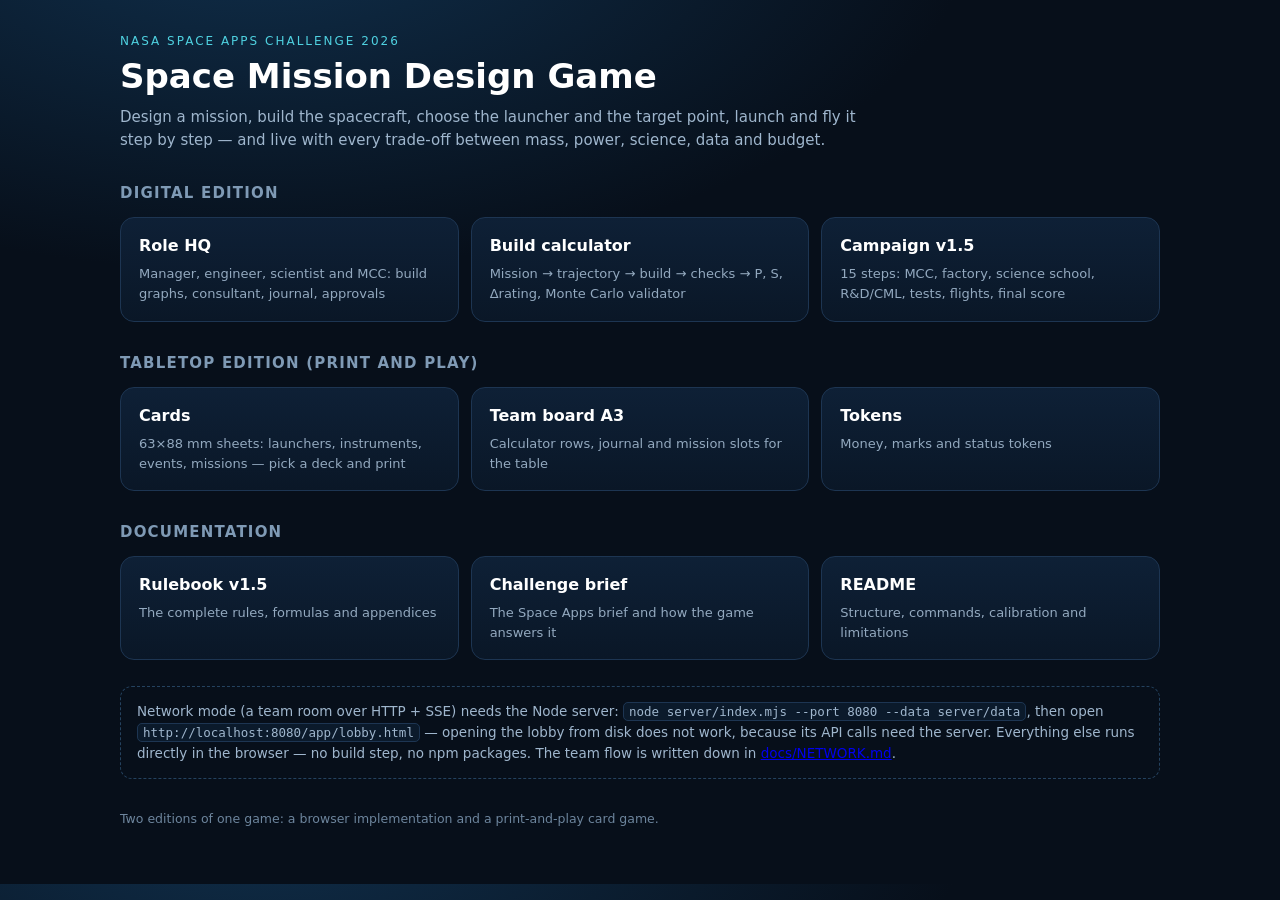
<file: index.html>
<!DOCTYPE html>
<html lang="en">
<head>
<meta charset="utf-8">
<meta name="viewport" content="width=device-width, initial-scale=1">
<title>Space Mission Design Game — NASA Space Apps Challenge 2026</title>
<style>
  :root { --bg:#070f1a; --panel:#0d1c2e; --line:#1d3552; }
  * { box-sizing: border-box; }
  body {
    margin: 0; padding: 32px 20px 56px;
    background: radial-gradient(1200px 600px at 20% -10%, #10304d 0%, #070f1a 60%), #070f1a;
    color: #dbe9f7; font: 15px/1.55 "Segoe UI", system-ui, -apple-system, sans-serif;
  }
  .wrap { max-width: 1040px; margin: 0 auto; }
  .kicker { margin: 0 0 6px; font-size: 12px; letter-spacing: 2px; text-transform: uppercase; color: #4fd1e0; }
  h1 { margin: 0 0 10px; font-size: 34px; line-height: 1.15; color: #fff; }
  .lead { margin: 0 0 26px; max-width: 760px; color: #9fb6cd; }
  h2 { margin: 30px 0 12px; font-size: 15px; letter-spacing: 1.2px; text-transform: uppercase; color: #7f9ab5; }
  .grid { display: grid; gap: 12px; grid-template-columns: repeat(auto-fit, minmax(260px, 1fr)); }
  a.tile {
    display: block; padding: 16px 18px; border: 1px solid #1d3552; border-radius: 14px;
    background: linear-gradient(180deg, #0e2036, #0a1727); color: inherit; text-decoration: none;
    transition: transform .12s ease, border-color .12s ease;
  }
  a.tile:hover, a.tile:focus-visible { transform: translateY(-2px); border-color: #4fd1e0; }
  a.tile strong { display: block; margin-bottom: 5px; font-size: 16px; color: #fff; }
  a.tile span { display: block; font-size: 13px; color: #93a9bf; }
  code { padding: 1px 5px; border-radius: 5px; background: #0b1a2b; border: 1px solid #1d3552; font-size: 12.5px; }
  .note { margin: 26px 0 0; padding: 14px 16px; border: 1px dashed #24425f; border-radius: 12px; font-size: 13.5px; color: #9fb6cd; }
  footer { margin: 30px 0 0; font-size: 12.5px; color: #6d859d; }
</style>
</head>
<body>
<div class="wrap">
  <p class="kicker">NASA Space Apps Challenge 2026</p>
  <h1>Space Mission Design Game</h1>
  <p class="lead">Design a mission, build the spacecraft, choose the launcher and the target point, launch
  and fly it step by step — and live with every trade-off between mass, power, science, data and budget.</p>

  <h2>Digital edition</h2>
  <div class="grid">
    <a class="tile" href="app/index.html"><strong>Role HQ</strong>
      <span>Manager, engineer, scientist and MCC: build graphs, consultant, journal, approvals</span></a>
    <a class="tile" href="calc/index.html"><strong>Build calculator</strong>
      <span>Mission → trajectory → build → checks → P, S, Δrating, Monte Carlo validator</span></a>
    <a class="tile" href="calc/campaign.html"><strong>Campaign v1.5</strong>
      <span>15 steps: MCC, factory, science school, R&amp;D/CML, tests, flights, final score</span></a>
  </div>

  <h2>Tabletop edition (print and play)</h2>
  <div class="grid">
    <a class="tile" href="print/cards.html"><strong>Cards</strong>
      <span>63×88 mm sheets: launchers, instruments, events, missions — pick a deck and print</span></a>
    <a class="tile" href="print/board.html"><strong>Team board A3</strong>
      <span>Calculator rows, journal and mission slots for the table</span></a>
    <a class="tile" href="print/tokens.html"><strong>Tokens</strong>
      <span>Money, marks and status tokens</span></a>
  </div>

  <h2>Documentation</h2>
  <div class="grid">
    <a class="tile" href="https://github.com/bobrovicmihail86-hub/NASA_Challenge_2026/blob/main/docs/RULES_V15.md">
      <strong>Rulebook v1.5</strong><span>The complete rules, formulas and appendices</span></a>
    <a class="tile" href="https://github.com/bobrovicmihail86-hub/NASA_Challenge_2026/blob/main/docs/CHALLENGE.md">
      <strong>Challenge brief</strong><span>The Space Apps brief and how the game answers it</span></a>
    <a class="tile" href="https://github.com/bobrovicmihail86-hub/NASA_Challenge_2026#readme">
      <strong>README</strong><span>Structure, commands, calibration and limitations</span></a>
  </div>

  <p class="note">Network mode (a team room over HTTP + SSE) needs the Node server:
  <code>node server/index.mjs --port 8080 --data server/data</code>, then open
  <code>http://localhost:8080/app/lobby.html</code> — opening the lobby from disk does not work, because its
  API calls need the server. Everything else runs directly in the browser — no build step, no npm packages.
  The team flow is written down in <a href="https://github.com/bobrovicmihail86-hub/NASA_Challenge_2026/blob/main/docs/NETWORK.md">docs/NETWORK.md</a>.</p>

  <footer>Two editions of one game: a browser implementation and a print-and-play card game.</footer>
</div>
</body>
</html>
</file>
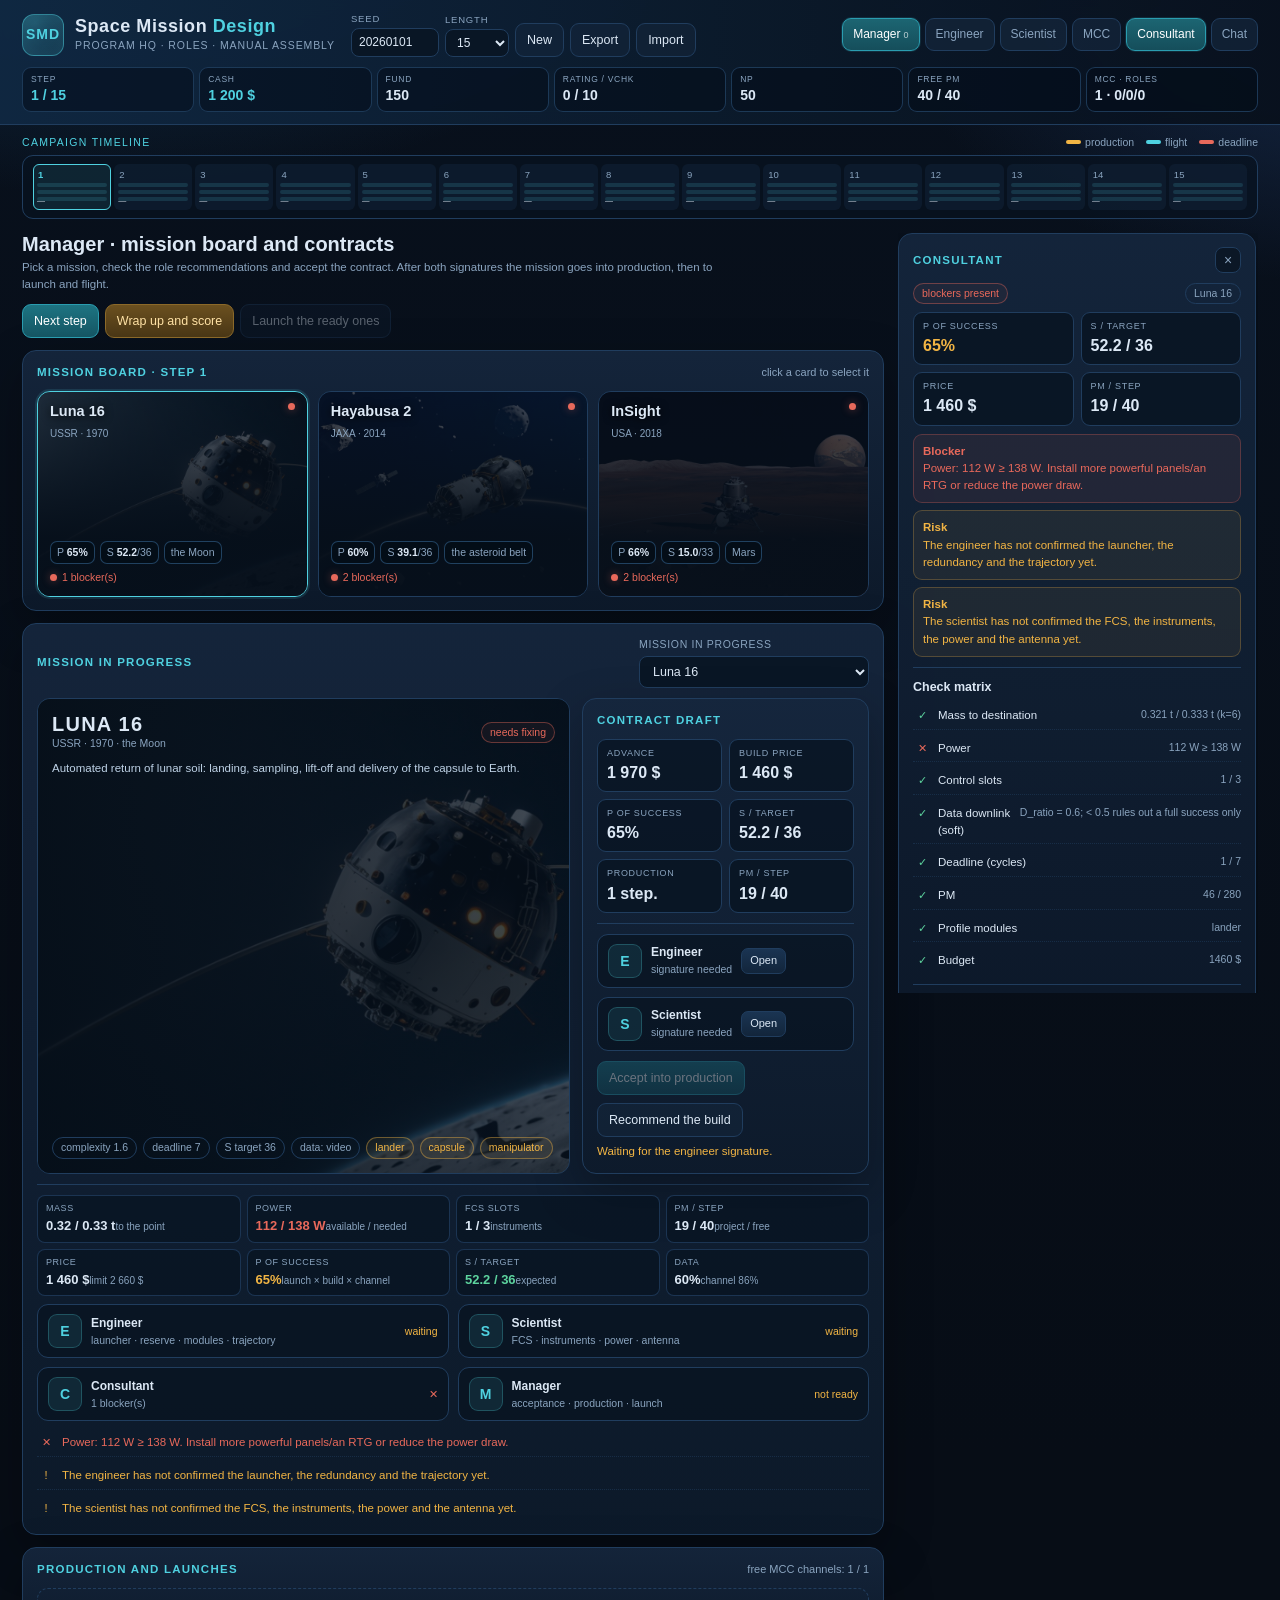
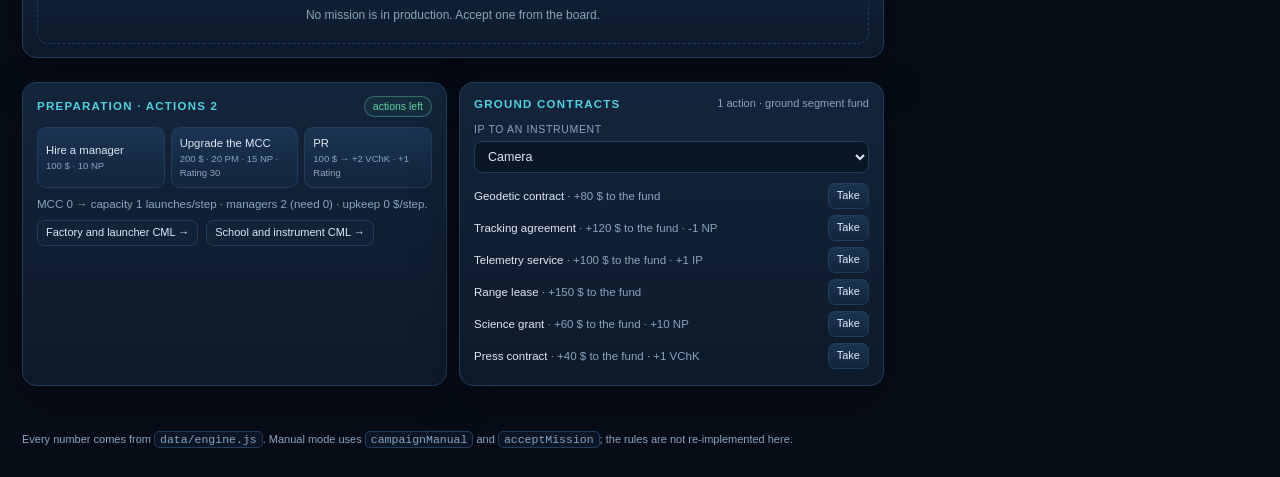
<file: app/index.html>
<!DOCTYPE html>
<html lang="en">
<head>
<meta charset="utf-8">
<meta name="viewport" content="width=device-width, initial-scale=1">
<title>Space Mission Design — program HQ</title>
<link rel="stylesheet" href="app.css">
</head>
<body>
<header class="topbar">
  <div class="brand">
    <div class="brand-mark">SMD</div>
    <div>
      <h1>Space Mission <span>Design</span></h1>
      <div class="brand-sub">program HQ · roles · manual assembly</div>
    </div>
  </div>

  <div class="camp-meta">
    <label class="compact-field">seed
      <input id="seedInput" type="number" value="20260101" min="1" step="1">
    </label>
    <label class="compact-field">length
      <select id="lengthSelect">
        <option value="12">12</option>
        <option value="15" selected>15</option>
        <option value="18">18</option>
      </select>
    </label>
    <button class="btn ghost" data-act="new-campaign" title="Start over">New</button>
    <button class="btn ghost" data-act="export" title="Download the save">Export</button>
    <label class="btn ghost file-btn" title="Load a save">Import
      <input id="importFile" type="file" accept="application/json">
    </label>
  </div>

  <div class="resources" id="resources"></div>
  <nav class="role-nav" id="roleNav" aria-label="Roles">
    <button data-role="manager">Manager</button>
    <button data-role="engineer">Engineer</button>
    <button data-role="scientist">Scientist</button>
    <button data-role="ops">MCC</button>
    <button data-panel="consultant">Consultant</button>
    <button data-panel="chat">Chat <span class="chat-count" id="chatCount"></span></button>
  </nav>
</header>

<div class="stepbar-wrap">
  <div class="stepbar-head">
    <div class="step-title">Campaign timeline</div>
    <div class="step-legend">
      <span><i class="lg lg-prod"></i>production</span>
      <span><i class="lg lg-flight"></i>flight</span>
      <span><i class="lg lg-deadline"></i>deadline</span>
    </div>
  </div>
  <div class="stepbar" id="stepbar"></div>
</div>

<main class="main-grid">
  <section class="screen" id="screen" aria-live="polite"></section>
  <aside class="side" id="side">
    <section class="panel consultant-panel" id="consultantPanel">
      <div class="panel-head">
        <h2>Consultant</h2>
        <button class="icon-btn" data-panel="consultant" title="Collapse">×</button>
      </div>
      <div id="consultant"></div>
    </section>
    <section class="panel log-panel">
      <div class="panel-head">
        <h2>Decision log</h2>
        <span class="hint">step <b id="logStep">1</b></span>
      </div>
      <div class="log" id="log"></div>
    </section>
  </aside>
</main>

<aside class="chat-dock" id="chatDock" aria-label="Chat">
  <div class="panel-head">
    <h2>HQ chat</h2>
    <div class="row">
      <span class="hint" id="chatHint">local role log</span>
      <button class="icon-btn" data-panel="chat" title="Close">×</button>
    </div>
  </div>
  <div class="chat-log" id="chatLog"></div>
  <div class="chat-quick" id="chatQuick">
    <button data-quick="We need another launcher: the mass does not fit.">mass</button>
    <button data-quick="Power is short — we need an RTG or more panels.">power</button>
    <button data-quick="Check the mission modules and the data type.">data</button>
    <button data-quick="The build is ready, it can be accepted.">ready</button>
  </div>
  <form class="chat-form" id="chatForm">
    <input id="chatInput" maxlength="500" placeholder="Message a role…" autocomplete="off">
    <button class="btn primary" type="submit">Send</button>
  </form>
</aside>

<div class="toast" id="toast" role="status"></div>
<div class="modal-backdrop" id="modalBackdrop" hidden>
  <div class="modal" id="modal" role="dialog" aria-modal="true"></div>
</div>

<footer class="footer">
  Every number comes from <code>data/engine.js</code>. Manual mode uses
  <code>campaignManual</code> and <code>acceptMission</code>; the rules are not re-implemented here.
</footer>

<script src="../data/config.js"></script>
<script src="../data/cards.js"></script>
<script src="../data/missions.js"></script>
<script src="../data/engine.js"></script>
<script src="core.js"></script>
<script src="ui.js"></script>
<script src="cards-ui.js"></script>
<script src="manager.js"></script>
<script src="main.js"></script>
</body>
</html>
</file>
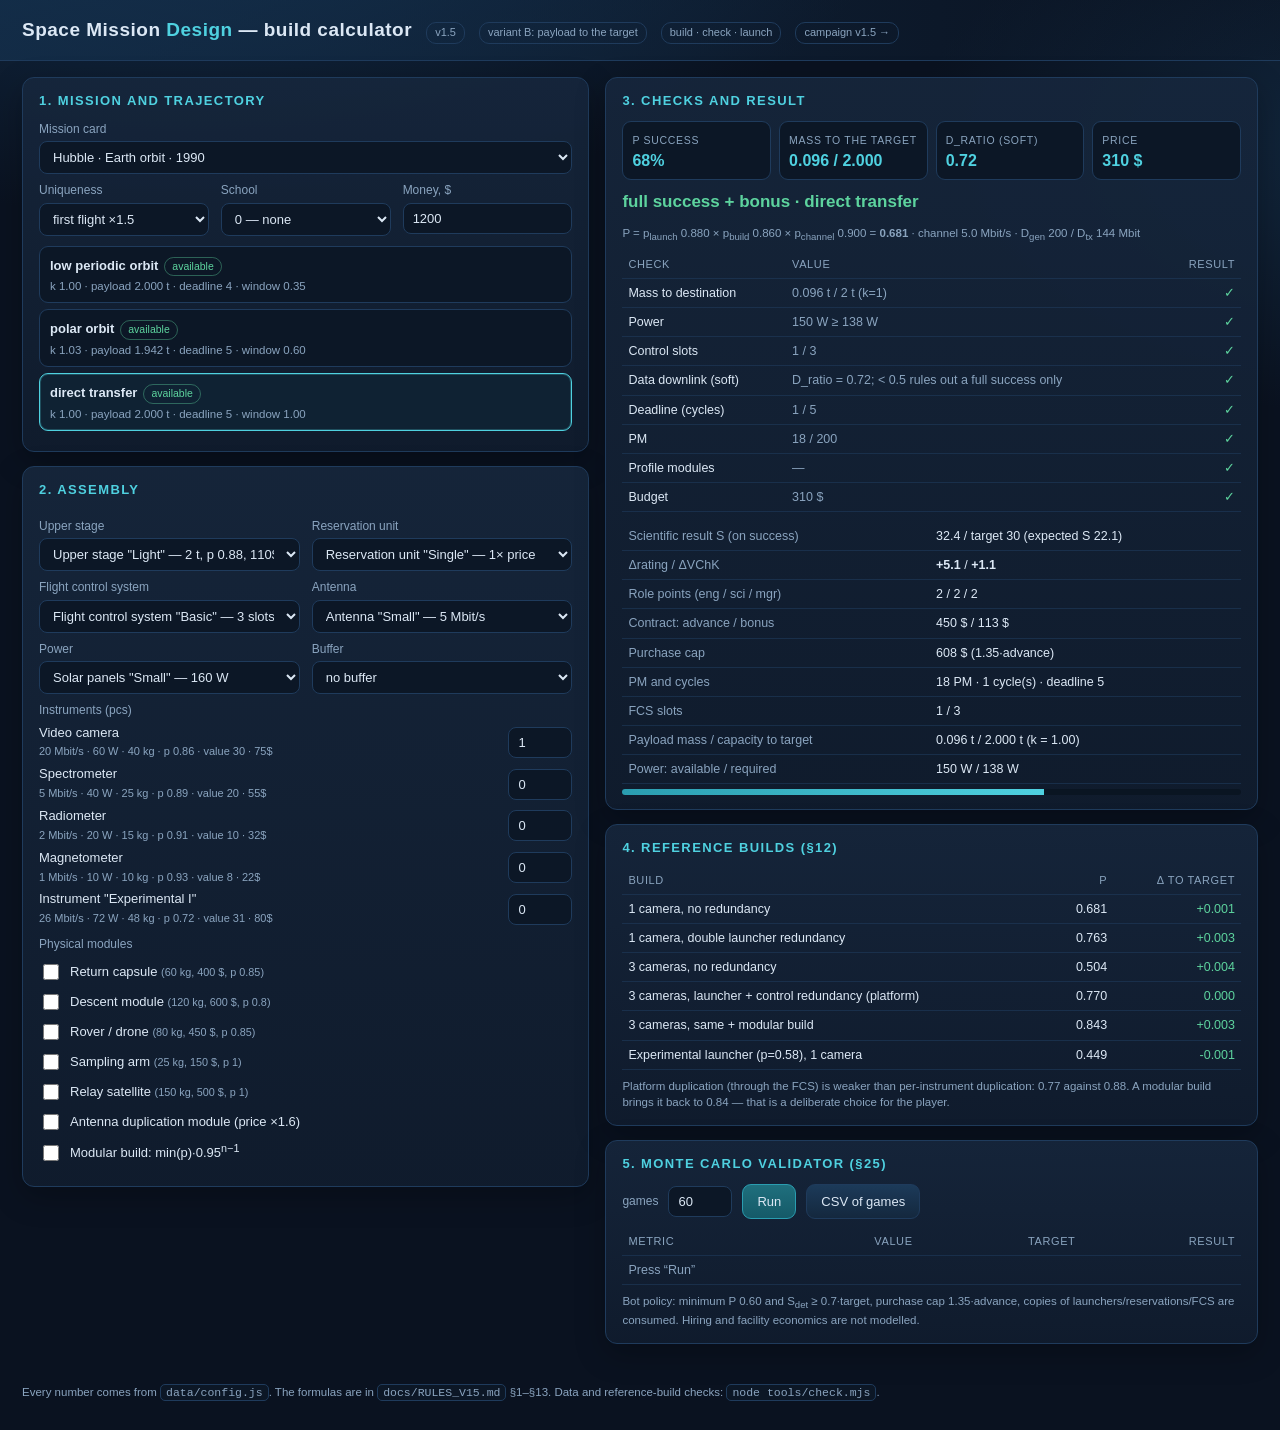
<file: calc/index.html>
<!DOCTYPE html>
<html lang="en">
<head>
<meta charset="utf-8">
<title>Space Mission Design — build calculator v1.5</title>
<style>
  :root{
    --bg:#0a1220; --panel:#101c2e; --panel2:#16263c; --line:#1f3b5c;
    --cyan:#4fd1e0; --cyan2:#2a9db0; --amber:#f2b544; --red:#e8695b; --green:#5dd39e;
    --text:#dce8f5; --muted:#8aa4bf;
  }
  *{box-sizing:border-box}
  body{margin:0;background:
      radial-gradient(1200px 600px at 15% -10%, #14304d 0%, transparent 60%),
      radial-gradient(900px 500px at 110% 10%, #12283f 0%, transparent 55%),
      var(--bg);
    color:var(--text);font:14px/1.45 "Segoe UI",Roboto,Arial,sans-serif;min-height:100vh}
  header{display:flex;align-items:baseline;gap:14px;padding:16px 22px;border-bottom:1px solid var(--line);
    background:linear-gradient(90deg,rgba(20,48,77,.75),rgba(10,18,32,.2));flex-wrap:wrap}
  h1{font-size:19px;margin:0;letter-spacing:.5px}
  h1 span{color:var(--cyan)}
  .tag{font-size:11px;color:var(--muted);border:1px solid var(--line);border-radius:10px;padding:2px 8px}
  main{display:grid;grid-template-columns:minmax(360px,1fr) minmax(420px,1.15fr);gap:16px;padding:16px 22px 40px;max-width:1500px;margin:0 auto}
  section{background:linear-gradient(180deg,rgba(22,38,60,.9),rgba(16,28,46,.9));border:1px solid var(--line);
    border-radius:12px;padding:14px 16px;box-shadow:0 10px 30px rgba(0,0,0,.25)}
  section h2{font-size:13px;text-transform:uppercase;letter-spacing:1.4px;color:var(--cyan);margin:0 0 10px}
  label{display:block;font-size:12px;color:var(--muted);margin:8px 0 3px}
  select,input[type=number]{width:100%;background:#0c1726;color:var(--text);border:1px solid var(--line);
    border-radius:8px;padding:7px 9px;font-size:13px}
  input[type=number]{width:64px}
  .grid2{display:grid;grid-template-columns:1fr 1fr;gap:0 12px}
  .grid3{display:grid;grid-template-columns:repeat(3,1fr);gap:0 12px}
  .inst{display:grid;grid-template-columns:1fr 64px;gap:8px;align-items:center;margin:4px 0}
  .inst span{font-size:13px}
  .inst small{color:var(--muted);font-size:11px}
  .chk{display:flex;align-items:center;gap:8px;margin:8px 0;font-size:13px;color:var(--text)}
  .chk input{width:16px;height:16px;accent-color:var(--cyan)}
  .traj{border:1px solid var(--line);border-radius:9px;padding:8px 10px;margin:6px 0;cursor:pointer;background:#0c1726}
  .traj.on{border-color:var(--cyan);background:#0f2233;box-shadow:inset 0 0 0 1px rgba(79,209,224,.25)}
  .traj.off{opacity:.45;cursor:not-allowed}
  .traj b{font-size:13px}
  .traj .meta{font-size:11.5px;color:var(--muted);margin-top:2px}
  .pill{display:inline-block;border-radius:999px;padding:1px 7px;font-size:10.5px;margin-left:6px;
    border:1px solid var(--line);color:var(--muted)}
  .pill.ok{color:var(--green);border-color:rgba(93,211,158,.4)}
  .pill.bad{color:var(--red);border-color:rgba(232,105,91,.4)}
  .verdict{font-size:17px;font-weight:600;margin:2px 0 10px}
  .verdict.full,.verdict.success{color:var(--green)}
  .verdict.partial{color:var(--amber)}
  .verdict.fail,.verdict.infeasible{color:var(--red)}
  table{width:100%;border-collapse:collapse;font-size:12.5px}
  th,td{text-align:left;padding:5px 6px;border-bottom:1px solid rgba(31,59,92,.6)}
  th{color:var(--muted);font-weight:500;font-size:11px;text-transform:uppercase;letter-spacing:.6px}
  td.num,th.num{text-align:right;font-variant-numeric:tabular-nums}
  .ok{color:var(--green)} .mid{color:var(--amber)} .bad{color:var(--red)}
  .kpi{display:grid;grid-template-columns:repeat(4,1fr);gap:8px;margin-bottom:10px}
  .kpi div{background:#0c1726;border:1px solid var(--line);border-radius:9px;padding:7px 9px}
  .kpi b{display:block;font-size:16px;color:var(--cyan)}
  .kpi small{color:var(--muted);font-size:10.5px;text-transform:uppercase;letter-spacing:.7px}
  .bar{height:6px;border-radius:4px;background:#0a1522;overflow:hidden;margin-top:5px}
  .bar i{display:block;height:100%;background:linear-gradient(90deg,var(--cyan2),var(--cyan))}
  button{background:linear-gradient(180deg,#1c3a59,#14283e);color:var(--text);border:1px solid var(--line);
    border-radius:9px;padding:9px 14px;font-size:13px;cursor:pointer}
  button:hover{border-color:var(--cyan);color:#fff}
  button.primary{background:linear-gradient(180deg,#1f6f7d,#155a68);border-color:var(--cyan2)}
  .row{display:flex;gap:10px;align-items:center;flex-wrap:wrap}
  .muted{color:var(--muted)}
  .small{font-size:11.5px}
  .scroll{max-height:320px;overflow:auto}
  footer{padding:0 22px 30px;color:var(--muted);font-size:11.5px;max-width:1500px;margin:0 auto}
  code{background:#0c1726;border:1px solid var(--line);border-radius:5px;padding:1px 5px;font-size:11.5px}
  @media(max-width:1000px){main{grid-template-columns:1fr}}
</style>
</head>
<body>
<header>
  <h1>Space Mission <span>Design</span> — build calculator</h1>
  <span class="tag" id="verTag">v1.5</span>
  <span class="tag">variant B: payload to the target</span>
  <span class="tag">build · check · launch</span>
  <a class="tag" href="campaign.html" style="text-decoration:none">campaign v1.5 →</a>
</header>

<main>
  <div>
    <section>
      <h2>1. Mission and trajectory</h2>
      <label for="mission">Mission card</label>
      <select id="mission"></select>
      <div class="grid3">
        <div><label for="unique">Uniqueness</label>
          <select id="unique">
            <option value="1.5">first flight ×1.5</option>
            <option value="0.8">repeat ×0.8</option>
            <option value="1">no multiplier ×1</option>
          </select></div>
        <div><label for="school">School</label>
          <select id="school">
            <option value="0">0 — none</option>
            <option value="1">1 — institute</option>
            <option value="2">2 — upgrade</option>
            <option value="3">3 — campus</option>
            <option value="4">4 — mega complex</option>
          </select></div>
        <div><label for="money">Money, $</label>
          <input type="number" id="money" value="1200" step="50" style="width:100%"></div>
      </div>
      <div id="trajList" style="margin-top:10px"></div>
    </section>

    <section style="margin-top:14px">
      <h2>2. Assembly</h2>
      <div class="grid2">
        <div><label for="rocket">Upper stage</label><select id="rocket"></select></div>
        <div><label for="res">Reservation unit</label><select id="res"></select></div>
        <div><label for="control">Flight control system</label><select id="control"></select></div>
        <div><label for="antenna">Antenna</label><select id="antenna"></select></div>
        <div><label for="power">Power</label><select id="power"></select></div>
        <div><label for="buffer">Buffer</label><select id="buffer"></select></div>
      </div>
      <label>Instruments (pcs)</label>
      <div id="instruments"></div>
      <label>Physical modules</label>
      <div id="physical"></div>
      <div class="chk"><input type="checkbox" id="antennaDup"><span>Antenna duplication module (price ×1.6)</span></div>
      <div class="chk"><input type="checkbox" id="moduleBuild"><span>Modular build: min(p)·0.95<sup>n−1</sup></span></div>
    </section>
  </div>

  <div>
    <section>
      <h2>3. Checks and result</h2>
      <div class="kpi">
        <div><small>P success</small><b id="kP">—</b></div>
        <div><small>Mass to the target</small><b id="kM">—</b></div>
        <div><small>D_ratio (soft)</small><b id="kD">—</b></div>
        <div><small>Price</small><b id="kC">—</b></div>
      </div>
      <div class="verdict" id="verdict">—</div>
      <div class="small muted" id="probLine" style="margin-bottom:8px"></div>
      <table>
        <thead><tr><th>Check</th><th>Value</th><th class="num">Result</th></tr></thead>
        <tbody id="checks"></tbody>
      </table>
      <table style="margin-top:10px"><tbody id="scoreRows"></tbody></table>
      <div class="bar"><i id="pBar" style="width:0%"></i></div>
    </section>

    <section style="margin-top:14px">
      <h2>4. Reference builds (§12)</h2>
      <table>
        <thead><tr><th>Build</th><th class="num">P</th><th class="num">Δ to target</th></tr></thead>
        <tbody id="refRows"></tbody>
      </table>
      <p class="small muted" style="margin:8px 0 0">
        Platform duplication (through the FCS) is weaker than per-instrument duplication: 0.77 against 0.88.
        A modular build brings it back to 0.84 — that is a deliberate choice for the player.
      </p>
    </section>

    <section style="margin-top:14px">
      <h2>5. Monte Carlo validator (§25)</h2>
      <div class="row">
        <label for="games" style="margin:0">games</label>
        <input type="number" id="games" value="60" min="5" max="500" step="5">
        <button class="primary" id="run">Run</button>
        <button id="csv">CSV of games</button>
        <span class="small muted" id="mcStatus"></span>
      </div>
      <div class="scroll"><table style="margin-top:10px">
        <thead><tr><th>Metric</th><th class="num">Value</th><th class="num">Target</th><th class="num">Result</th></tr></thead>
        <tbody id="mcRows"><tr><td colspan="4" class="muted">Press “Run”</td></tr></tbody>
      </table></div>
      <p class="small muted" style="margin:8px 0 0">
        Bot policy: minimum P 0.60 and S<sub>det</sub> ≥ 0.7·target, purchase cap 1.35·advance,
        copies of launchers/reservations/FCS are consumed. Hiring and facility economics are not modelled.
      </p>
    </section>
  </div>
</main>

<footer>
  Every number comes from <code>data/config.js</code>. The formulas are in <code>docs/RULES_V15.md</code> §1–§13.
  Data and reference-build checks: <code>node tools/check.mjs</code>.
</footer>

<script src="../data/config.js"></script>
<script src="../data/cards.js"></script>
<script src="../data/missions.js"></script>
<script src="../data/engine.js"></script>
<script>
const $ = (id) => document.getElementById(id);
const fmt = (x, d) => (x == null || isNaN(x)) ? '—' : Number(x).toFixed(d == null ? 2 : d);
const pct = (x) => Math.round(x * 100) + '%';

const S = {
  missionId: 'm_hubble',
  trajId: null,
  unique: 1.5,
  school: 0,
  money: 1200,
  rocketId: 'rocket_light',
  reservationId: 'res_single',
  controlId: 'ctrl_basic',
  antennaId: 'ant_small',
  powerId: 'pwr_solar_small',
  bufferId: '',
  instruments: { ins_camera: 1 },
  physical: [],
  antennaDup: false,
  moduleBuild: false
};

function fillSelect(el, items, label, value) {
  el.innerHTML = items.map((it) => {
    const v = typeof value === 'function' ? value(it) : it.id;
    return '<option value="' + v + '">' + label(it) + '</option>';
  }).join('');
}

function mission() { return MISSIONS.find((m) => m.id === S.missionId) || MISSIONS[0]; }

function currentSel() {
  return {
    rocketId: S.rocketId, reservationId: S.reservationId, controlId: S.controlId,
    antennaId: S.antennaId, powerId: S.powerId, bufferId: S.bufferId || null,
    instruments: Object.keys(S.instruments)
      .filter((id) => S.instruments[id] > 0)
      .map((id) => ({ id: id, count: S.instruments[id] })),
    physical: S.physical.slice(),
    antennaDup: S.antennaDup,
    moduleBuild: S.moduleBuild,
    schoolLevel: S.school
  };
}

/* ---------- control initialisation ---------- */
fillSelect($('mission'), MISSIONS, (m) => m.name + ' · ' + CONFIG.points[m.point].name + ' · ' + m.year);
$('mission').value = S.missionId;
$('mission').onchange = () => { S.missionId = $('mission').value; S.trajId = null; renderTrajectories(); update(); };

fillSelect($('rocket'), CARDS.rockets, (c) => c.name + ' — ' + c.payload + ' t, p ' + c.p + ', ' + c.price + '$' + (c.copies ? ' ×' + c.copies : ''));
fillSelect($('res'), CARDS.reservations, (c) => c.name + ' — ' + c.priceFactor + '× price');
fillSelect($('control'), CARDS.control, (c) => c.name + ' — ' + c.slots + ' slots');
fillSelect($('antenna'), CARDS.antennas, (c) => c.name + ' — ' + c.bw + ' Mbit/s');
fillSelect($('power'), CARDS.power, (c) => c.name + ' — ' + c.watts + ' W');
$('buffer').innerHTML = '<option value="">no buffer</option>' +
  CARDS.buffers.map((c) => '<option value="' + c.id + '">' + c.name + ' — ' + c.price + '$</option>').join('');

$('rocket').value = S.rocketId; $('res').value = S.reservationId;
$('control').value = S.controlId; $('antenna').value = S.antennaId;
$('power').value = S.powerId; $('buffer').value = S.bufferId;

[['rocket', 'rocketId'], ['res', 'reservationId'], ['control', 'controlId'],
 ['antenna', 'antennaId'], ['power', 'powerId'], ['buffer', 'bufferId']].forEach(([el, key]) => {
  $(el).onchange = () => { S[key] = $(el).value; update(); };
});
$('unique').onchange = () => { S.unique = Number($('unique').value); update(); };
$('school').onchange = () => { S.school = Number($('school').value); update(); };
$('money').oninput = () => { S.money = Number($('money').value) || 0; update(); };
$('antennaDup').onchange = () => { S.antennaDup = $('antennaDup').checked; update(); };
$('moduleBuild').onchange = () => { S.moduleBuild = $('moduleBuild').checked; update(); };

/* instruments */
$('instruments').innerHTML = CARDS.instruments.map((c) =>
  '<div class="inst"><span>' + c.name + '<br><small>' + c.bw + ' Mbit/s · ' + c.watts + ' W · ' +
  c.mass + ' kg · p ' + c.p + ' · value ' + c.value + ' · ' + c.price + '$</small></span>' +
  '<input type="number" min="0" max="3" step="1" value="' + (S.instruments[c.id] || 0) + '" data-ins="' + c.id + '"></div>'
).join('');
document.querySelectorAll('[data-ins]').forEach((el) => {
  el.oninput = () => { S.instruments[el.dataset.ins] = Math.max(0, Math.min(3, Number(el.value) || 0)); update(); };
});

/* physical modules */
$('physical').innerHTML = CARDS.physical.map((c) =>
  '<div class="chk"><input type="checkbox" data-phy="' + c.id + '"><span>' + c.name +
  ' <small class="muted">(' + c.mass + ' kg, ' + c.price + ' $, p ' + c.p + ')</small></span></div>'
).join('');
document.querySelectorAll('[data-phy]').forEach((el) => {
  el.onchange = () => {
    S.physical = Array.from(document.querySelectorAll('[data-phy]:checked')).map((x) => x.dataset.phy);
    update();
  };
});

/* trajectories */
function renderTrajectories() {
  const m = mission();
  const list = ENGINE.trajectoriesFor(currentSel(), m);
  const avail = list.filter((t) => t.available);
  if (!S.trajId || !list.some((t) => t.id === S.trajId)) {
    const best = avail.slice().sort((a, b) => (b.window - b.k / 20) - (a.window - a.k / 20))[0];
    S.trajId = (best || list[0]).id;
  }
  $('trajList').innerHTML = list.map((t) => {
    const cls = 'traj' + (t.id === S.trajId ? ' on' : '') + (t.available ? '' : ' off');
    const pill = t.available ? '<span class="pill ok">available</span>' : '<span class="pill bad">no</span>';
    const miss = t.missing.length ? ' · missing: ' + t.missing.join(', ') : '';
    return '<div class="' + cls + '" data-traj="' + t.id + '"><b>' + t.name + '</b>' + pill +
      '<div class="meta">k ' + fmt(t.k, 2) + ' · payload ' + fmt(t.capacityKg / 1000, 3) + ' t · deadline ' +
      t.deadline + ' · window ' + fmt(t.window, 2) + miss + '</div></div>';
  }).join('');
  document.querySelectorAll('[data-traj]').forEach((el) => {
    el.onclick = () => {
      const t = list.find((x) => x.id === el.dataset.traj);
      if (!t || !t.available) return;
      S.trajId = t.id; renderTrajectories(); update();
    };
  });
}
/* ---------- computation and output ---------- */
function row(label, value, cls) {
  return '<tr><td class="muted">' + label + '</td><td' + (cls ? ' class="' + cls + '"' : '') + '>' + value + '</td></tr>';
}

let last = null;

function update() {
  const m = mission();
  renderTrajectories();
  const c = ENGINE.compute(currentSel(), m, S.trajId, { unique: S.unique, money: S.money });
  last = c;

  $('kP').textContent = pct(c.pSuccess);
  $('kM').textContent = fmt(c.massKg / 1000, 3) + ' / ' + fmt(c.capacityKg / 1000, 3);
  $('kD').textContent = fmt(c.data.ratio, 2);
  $('kC').textContent = c.price + ' $';
  $('pBar').style.width = Math.min(100, c.pSuccess * 100) + '%';

  const v = $('verdict');
  v.textContent = c.verdict + ' · ' + c.trajectory.name;
  v.className = 'verdict ' + c.verdictKey;

  $('probLine').innerHTML =
    'P = p<sub>launch</sub> ' + fmt(c.pLaunch, 3) + ' × p<sub>build</sub> ' + fmt(c.pCollect, 3) +
    ' × p<sub>channel</sub> ' + fmt(c.pChannel, 3) + ' = <b>' + fmt(c.pSuccess, 3) + '</b>' +
    ' · channel ' + fmt(c.channel.bandwidth, 1) + ' Mbit/s · D<sub>gen</sub> ' + Math.round(c.data.dGen) +
    ' / D<sub>tx</sub> ' + Math.round(c.data.dTx) + ' Mbit';

  $('checks').innerHTML = c.checks.map((ch) => {
    const cls = ch.ok ? 'ok' : (ch.soft ? 'mid' : 'bad');
    const mark = ch.ok ? '✓' : (ch.soft ? '◇' : '✗');
    return '<tr><td>' + ch.label + '</td><td class="muted">' + ch.detail + '</td>' +
      '<td class="num ' + cls + '">' + mark + '</td></tr>';
  }).join('');

  $('scoreRows').innerHTML =
    row('Scientific result S (on success)', fmt(c.sDet, 1) + ' / target ' + c.target + ' (expected S ' + fmt(c.s, 1) + ')') +
    row('Δrating / ΔVChK', '<b>' + (c.dRating > 0 ? '+' : '') + c.dRating + '</b> / <b>' + (c.dVchk > 0 ? '+' : '') + c.dVchk + '</b>') +
    row('Role points (eng / sci / mgr)', c.roles.eng + ' / ' + c.roles.sci + ' / ' + c.roles.man) +
    row('Contract: advance / bonus', c.advance + ' $ / ' + c.bonus + ' $') +
    row('Purchase cap', Math.round(c.advance * CONFIG.contractReward.capFactor) + ' $ (1.35·advance)') +
    row('PM and cycles', c.pm + ' PM · ' + c.cycles + ' cycle(s) · deadline ' + c.deadline) +
    row('FCS slots', c.slots.used + ' / ' + c.slots.total) +
    row('Payload mass / capacity to target', fmt(c.massKg / 1000, 3) + ' t / ' + fmt(c.capacityKg / 1000, 3) + ' t (k = ' + fmt(c.k, 2) + ')') +
    row('Power: available / required', Math.round(c.power.available) + ' W / ' + Math.round(c.power.required) + ' W') +
    (c.missingMission.length ? row('Mission modules missing (S ×0.5 each)', c.missingMission.join(', '), 'bad') : '') +
    (!c.data.typeMatch ? row('Mission data type not covered by the instruments', 'S ×0.5', 'bad') : '');
}

/* ---------- reference builds ---------- */
$('refRows').innerHTML = ENGINE.referenceBuilds().map((r) => {
  const d = (r.delta > 0 ? '+' : '') + r.delta.toFixed(3);
  const cls = Math.abs(r.delta) <= 0.02 ? 'ok' : 'bad';
  return '<tr><td>' + r.label + '</td><td class="num">' + r.computed.toFixed(3) +
    '</td><td class="num ' + cls + '">' + d + '</td></tr>';
}).join('');

/* ---------- Monte Carlo ---------- */
let mcResult = null;

$('run').onclick = () => {
  const n = Math.max(5, Math.min(300, Number($('games').value) || 60));
  $('mcStatus').textContent = 'running ' + n + ' games…';
  $('run').disabled = true;
  setTimeout(() => {
    const t0 = performance.now();
    mcResult = ENGINE.runMonteCarlo(n, 20250101);
    renderMC(mcResult);
    $('mcStatus').textContent = 'done in ' + Math.round(performance.now() - t0) + ' ms';
    $('run').disabled = false;
  }, 30);
};

function renderMC(mc) {
  const r = (label, value, target, ok) =>
    '<tr><td>' + label + '</td><td class="num">' + value + '</td><td class="num muted">' + target + '</td>' +
    '<td class="num ' + (ok == null ? '' : (ok ? 'ok' : 'bad')) + '">' + (ok == null ? '—' : (ok ? '✓' : '✗')) + '</td></tr>';
  $('mcRows').innerHTML =
    r('Average rating per game', mc.avgRating, '> 40', mc.avgRating > 40) +
    r('Average VChK', mc.avgVchk, '—') +
    r('Success / partial / failure', mc.successRate + '% / ' + mc.partialRate + '% / ' + mc.failRate + '%', '15–35% failure', mc.failOk) +
    r('Launcher duplication', mc.dupRocketRate + '%', '< 40%', mc.dupRocketRate < 40) +
    r('FCS duplication', mc.dupCtrlRate + '%', '< 40%', mc.dupCtrlRate < 40) +
    r('Experimental launcher / instrument', mc.expRate + '%', '< 20%', mc.expRate < 20) +
    r('Experimental subsystems', mc.expSubsystemRate + '%', 'for reference') +
    r('pwr_exp', mc.powerExpRate + '%', 'for reference') +
    r('Salvage missions', mc.salvageRate + '%', '—') +
    r('Average P_success of the builds', mc.avgPSuccess, '0.68–0.72', mc.avgPSuccess >= 0.68 && mc.avgPSuccess <= 0.72) +
    r('Failure stages: launch / build / channel / physics', mc.stages.launch + '% / ' + mc.stages.collect + '% / ' + mc.stages.channel + '% / ' + mc.stages.physical + '%', '—') +
    r('Missions per game', mc.avgMissions, '≥ 9.5', mc.avgMissions >= 9.5) +
    r('Skipped (no build within budget)', mc.skipRate + '%', '< 10%', mc.skipRate < 10) +
    r('Average build price', mc.avgPrice + ' $', '—') +
    r('Money left', mc.avgMoney + ' $', '—') +
    r('Role points eng / sci / mgr', mc.avgRoles.eng + ' / ' + mc.avgRoles.sci + ' / ' + mc.avgRoles.man, '—');
}

$('csv').onclick = () => {
  if (!mcResult) { $('mcStatus').textContent = 'run the games first'; return; }
  const head = 'game,rating,vchk,money,missions,success,partial,fail,skipped,avgP,spent';
  const rows = mcResult.gamesArr.map((g, i) =>
    [i + 1, g.rating.toFixed(2), g.vchk.toFixed(2), g.money, g.missions, g.succ, g.partial, g.fail, g.skipped,
     (g.pSum / Math.max(1, g.missions)).toFixed(3), g.spent].join(','));
  const blob = new Blob([head + '\n' + rows.join('\n')], { type: 'text/csv;charset=utf-8' });
  const a = document.createElement('a');
  a.href = URL.createObjectURL(blob);
  a.download = 'monte-carlo-' + mcResult.games + '.csv';
  a.click();
  URL.revokeObjectURL(a.href);
};

/* ---------- start ---------- */
$('verTag').textContent = CONFIG.version;
renderTrajectories();
update();


</script>
</file>
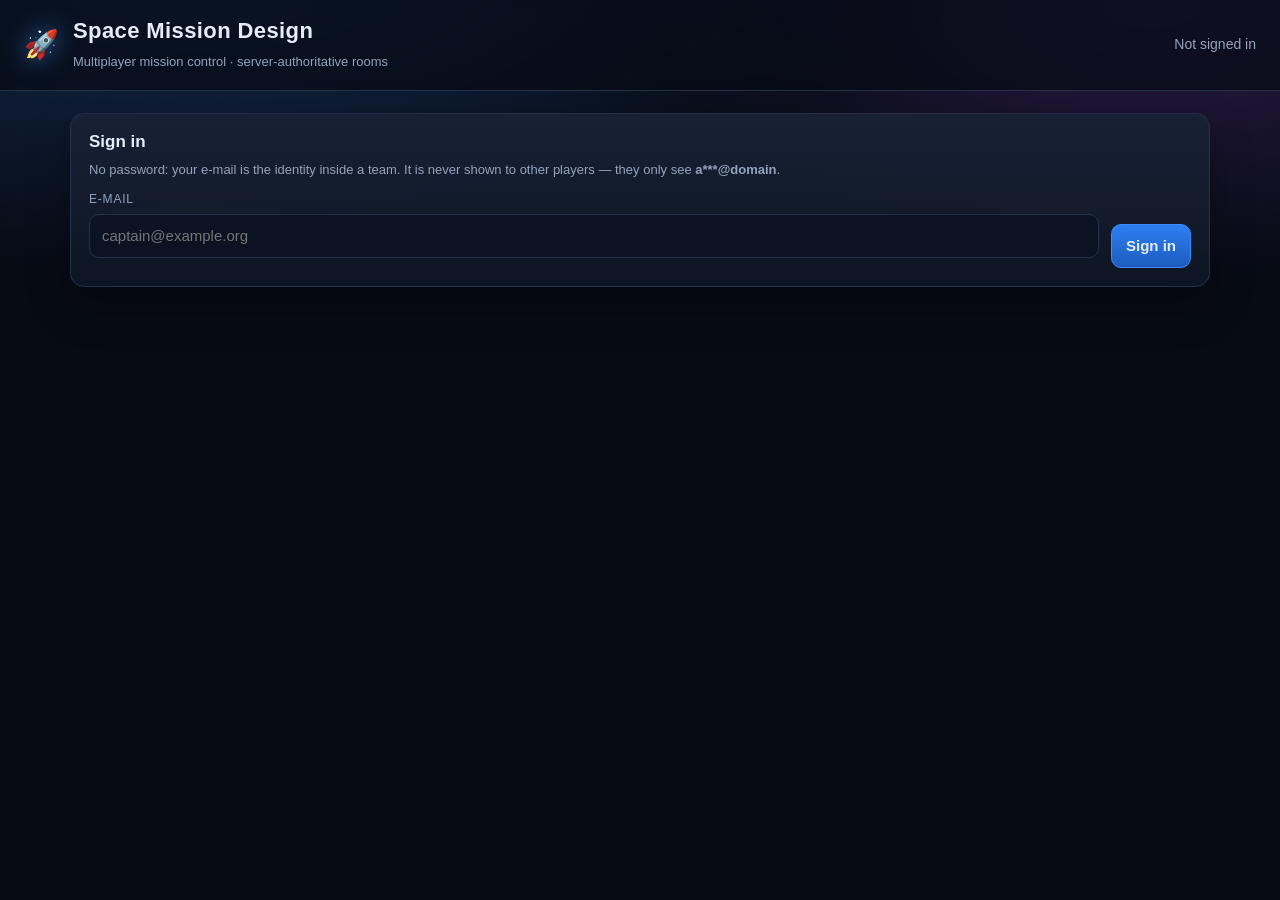
<file: app/lobby.html>
<!DOCTYPE html>
<html lang="en">
<head>
<meta charset="utf-8">
<meta name="viewport" content="width=device-width, initial-scale=1">
<title>Space Mission Design — Mission Control Online</title>
<link rel="stylesheet" href="lobby.css">
</head>
<body>
<header class="top">
  <div class="brand">
    <span class="logo">🚀</span>
    <div>
      <h1>Space Mission Design</h1>
      <p>Multiplayer mission control · server-authoritative rooms</p>
    </div>
  </div>
  <div class="session" id="session">
    <span id="sessionText">Not signed in</span>
    <button id="signOut" class="ghost hidden" type="button"
      data-tip="Forget this browser session on this device." data-tip-side="down">Sign out</button>
  </div>
</header>

<main>
  <section id="loginCard" class="card">
    <h2>Sign in</h2>
    <p class="hint">No password: your e-mail is the identity inside a team. It is never shown to other players —
      they only see <b>a***@domain</b>.</p>
    <form id="loginForm" class="row">
      <label class="field grow" data-tip="Any address works: it is your key inside a team, not a password.">
        <span>E-mail</span>
        <input id="email" type="email" required placeholder="captain@example.org" autocomplete="email">
      </label>
      <button type="submit" class="primary" data-tip="Sign in or create the identity on the spot.">Sign in</button>
    </form>
  </section>

  <div id="app" class="hidden">
    <section class="grid">
      <div class="card">
        <h2>Create a team</h2>
        <form id="createForm">
          <label class="field" data-tip="Shown to every player in the lobby and at the top of the room.">
            <span>Team name</span>
            <input id="teamName" maxlength="40" required placeholder="Aurora">
          </label>
          <label class="field" data-tip="Optional: a direct image link or a data: URL with the picture inside.">
            <span>Emblem URL (optional)</span>
            <input id="teamLogo" placeholder="https://… or data:image/png;base64,…">
          </label>
          <div class="row">
            <label class="field grow" data-tip="The seed decides the campaign: the same seed replays the same missions.">
              <span>Campaign seed</span>
              <input id="teamSeed" type="number" min="1" max="99999999" value="20260101">
            </label>
            <label class="field grow" data-tip="How long the campaign runs: from 6 to 24 steps.">
              <span>Steps</span>
              <input id="teamSteps" type="number" min="6" max="24" value="15">
            </label>
          </div>
          <fieldset class="roster">
            <legend>Roster</legend>
            <div class="row">
              <label class="field grow" data-tip="The name the other players see in the roster and in the log.">
                <span>Your display name</span>
                <input id="selfName" maxlength="40" placeholder="Captain">
              </label>
              <div class="field">
                <span>Your roles</span>
                <div class="roles" id="selfRoles">
                  <label data-tip="Manager: signs contracts, hires the crew and approves experiments.">
                    <input type="checkbox" value="manager" checked> manager</label>
                  <label data-tip="Engineer: launcher, mission modules, trajectory and factory work.">
                    <input type="checkbox" value="engineer" checked> engineer</label>
                  <label data-tip="Scientist: control, instruments, power and the science school.">
                    <input type="checkbox" value="scientist"> scientist</label>
                  <label data-tip="Ops: launches flights, runs link sessions and closes the step.">
                    <input type="checkbox" value="ops"> ops</label>
                </div>
              </div>
            </div>
            <p class="hint">You become the captain. Add the rest of the crew from “My teams” after the team exists
              (or let them join from the open-games list). At least one manager is required.</p>
          </fieldset>
          <button class="primary" type="submit"
            data-tip="You become the captain; at least one manager must be ticked.">Create team</button>
        </form>
      </div>

      <div class="card">
        <h2>My teams</h2>
        <div id="myTeams" class="list"><p class="hint">Sign in to see your teams.</p></div>
      </div>
    </section>

    <section class="card">
      <div class="row between">
        <h2>Open games</h2>
        <button id="refresh" class="ghost" type="button"
          data-tip="Reload your teams, the open games and the hall of fame.">Refresh</button>
      </div>
      <div id="openGames" class="list"></div>
    </section>

    <section class="card">
      <div class="row between">
        <h2>Hall of fame</h2>
        <span class="hint" id="resultsUpdated"></span>
      </div>
      <div id="results" class="list"></div>
    </section>
  </div>
</main>

<div id="dialog" class="dialog hidden">
  <div class="dialog-body">
    <div class="row between">
      <h2 id="dialogTitle">Archive</h2>
      <button id="dialogClose" class="ghost" type="button"
        data-tip="Close the campaign archive.">Close</button>
    </div>
    <div id="dialogContent"></div>
  </div>
</div>

<div id="toast" class="toast hidden"></div>
<script src="lobby.js"></script>
</body>
</html>
</file>
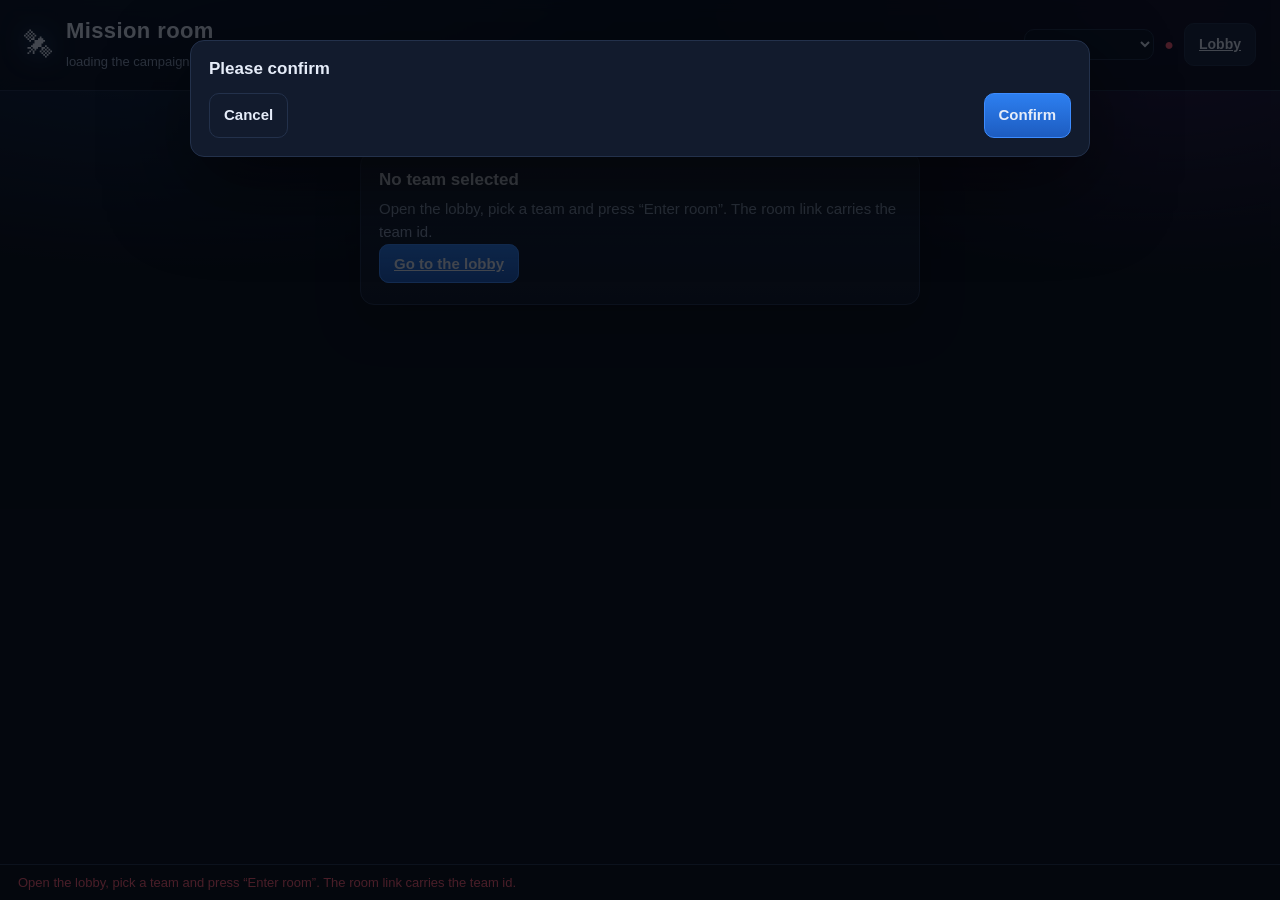
<file: app/play.html>
<!doctype html>
<html lang="en">
<head>
  <meta charset="utf-8">
  <meta name="viewport" content="width=device-width, initial-scale=1">
  <title>Space Mission Design — mission room</title>
  <link rel="stylesheet" href="lobby.css">
  <link rel="stylesheet" href="play.css">
</head>
<body class="play">
  <header class="top">
    <div class="brand">
      <span class="logo" id="teamLogo">🛰</span>
      <div>
        <h1 id="teamName">Mission room</h1>
        <p id="teamMeta">loading the campaign…</p>
      </div>
    </div>
    <div class="session">
      <label class="inline-field">
        <span>Role</span>
        <select id="roleSelect"></select>
      </label>
      <span class="net" id="netDot">●</span>
      <a class="button ghost" href="lobby.html"
        data-tip="Back to the lobby: teams, roles and the archive." data-tip-side="down">Lobby</a>
      <button class="ghost" id="signOutBtn" hidden
        data-tip="Forget this browser session on this device." data-tip-side="down">Sign out</button>
    </div>
  </header>

  <section class="gate card" id="gate" hidden>
    <h2 id="gateTitle">Sign in to play</h2>
    <p class="muted" id="gateText">The mission room is available to team members only.</p>
    <p><a class="button primary" href="lobby.html" id="gateLink"
      data-tip="Sign in with your e-mail in the lobby, then open the room again.">Go to the lobby</a></p>
  </section>

  <main id="board" hidden>
    <div class="meters" id="meters"></div>
    <div class="finished-bar card" id="finishedBar" hidden></div>

    <div class="board">
      <section class="card col-2">
        <div class="row between">
          <h2>Mission offers</h2>
          <span class="hint" id="offersMeta"></span>
        </div>
        <div class="list" id="offers"></div>
      </section>

      <section class="card">
        <div class="row between">
          <h2>Selected mission</h2>
          <span class="hint" id="buildMeta"></span>
        </div>
        <div id="build"></div>
      </section>

      <section class="card">
        <div class="row between">
          <h2>Flight operations</h2>
          <span class="hint" id="opsMeta"></span>
        </div>
        <div id="ops"></div>
        <h3>Programme</h3>
        <div class="chips" id="programme"></div>
        <p class="hint" id="crew"
          data-tip="Who else is connected to this room right now."></p>
      </section>

      <section class="card col-2">
        <div class="row between">
          <h2>Mission archive</h2>
          <span class="hint" id="archiveMeta"></span>
        </div>
        <div class="list" id="archive"></div>
      </section>

      <section class="card">
        <h2>Step log</h2>
        <ol class="log" id="log"></ol>
      </section>
    </div>
  </main>

  <div class="statusbar">
    <span id="status" data-tip="Connection state: the room reconnects on its own after a drop.">Connecting…</span>
    <span class="grow"></span>
    <span class="hint" id="revInfo"></span>
  </div>

  <div class="toast" id="toast" hidden></div>

  <div class="dialog" id="dialog" hidden>
    <div class="dialog-body">
      <h2 id="dialogTitle">Please confirm</h2>
      <div id="dialogText" class="muted"></div>
      <div class="row between" style="margin-top:14px">
        <button class="ghost" id="dialogCancel"
          data-tip="Close the dialog and change nothing.">Cancel</button>
        <button class="primary" id="dialogOk"
          data-tip="Run the action you just confirmed.">Confirm</button>
      </div>
    </div>
  </div>

  <script src="../data/config.js"></script>
  <script src="../data/cards.js"></script>
  <script src="../data/missions.js"></script>
  <script src="../data/en.js"></script>
  <script src="play.js"></script>
</body>
</html>
</file>
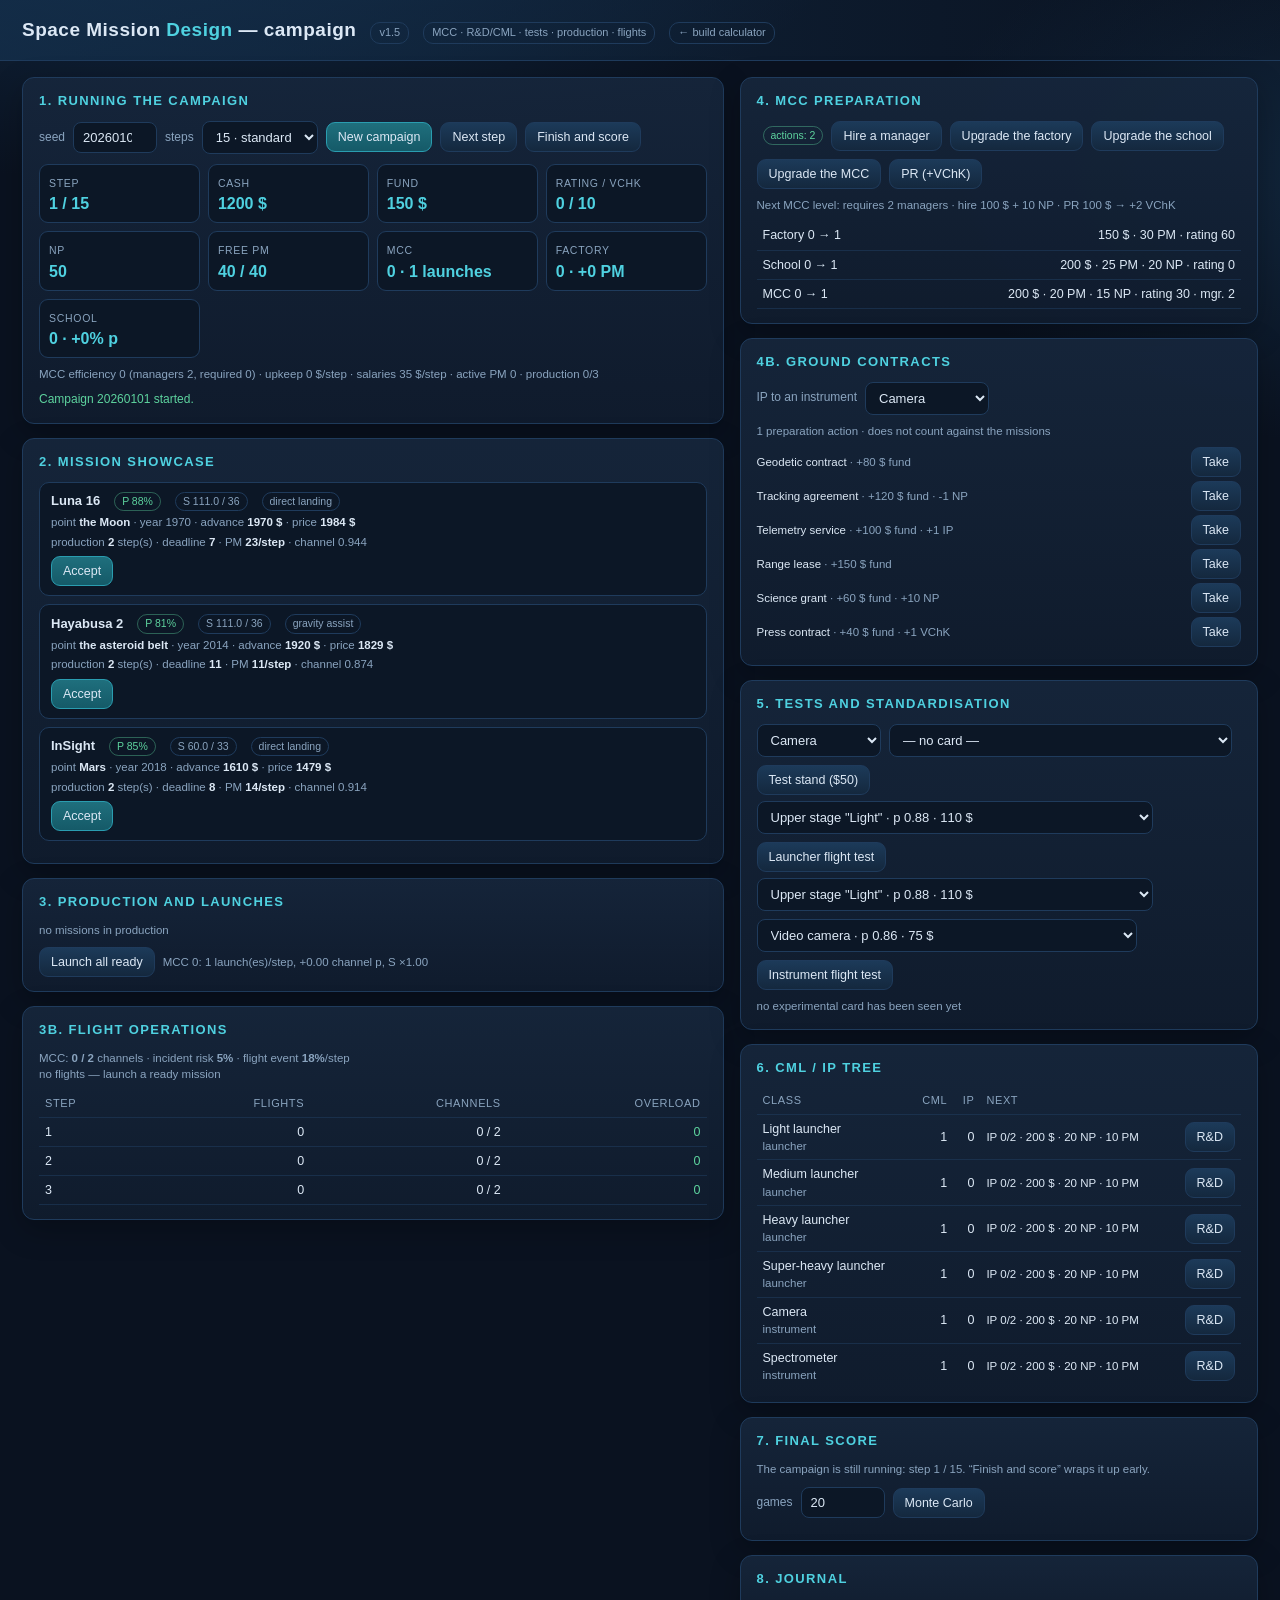
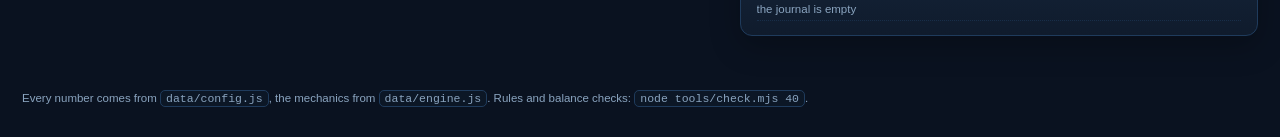
<file: calc/campaign.html>
<!DOCTYPE html>
<html lang="ru">
<head>
<meta charset="utf-8">
<title>Space Mission Design — campaign v1.5</title>
<style>
  :root{
    --bg:#0a1220; --panel:#101c2e; --panel2:#16263c; --line:#1f3b5c;
    --cyan:#4fd1e0; --cyan2:#2a9db0; --amber:#f2b544; --red:#e8695b; --green:#5dd39e;
    --text:#dce8f5; --muted:#8aa4bf;
  }
  *{box-sizing:border-box}
  body{margin:0;background:
      radial-gradient(1200px 600px at 15% -10%, #14304d 0%, transparent 60%),
      radial-gradient(900px 500px at 110% 10%, #12283f 0%, transparent 55%),
      var(--bg);
    color:var(--text);font:14px/1.45 "Segoe UI",Roboto,Arial,sans-serif;min-height:100vh}
  header{display:flex;align-items:baseline;gap:14px;padding:16px 22px;border-bottom:1px solid var(--line);
    background:linear-gradient(90deg,rgba(20,48,77,.75),rgba(10,18,32,.2));flex-wrap:wrap}
  h1{font-size:19px;margin:0;letter-spacing:.5px}
  h1 span{color:var(--cyan)}
  a{color:var(--cyan)}
  .tag{font-size:11px;color:var(--muted);border:1px solid var(--line);border-radius:10px;padding:2px 8px;text-decoration:none}
  main{display:grid;grid-template-columns:minmax(420px,1.15fr) minmax(380px,.85fr);gap:16px;padding:16px 22px 40px;max-width:1500px;margin:0 auto}
  section{background:linear-gradient(180deg,rgba(22,38,60,.9),rgba(16,28,46,.9));border:1px solid var(--line);
    border-radius:12px;padding:14px 16px;box-shadow:0 10px 30px rgba(0,0,0,.25);margin-bottom:14px}
  section h2{font-size:13px;text-transform:uppercase;letter-spacing:1.4px;color:var(--cyan);margin:0 0 10px}
  label{display:block;font-size:12px;color:var(--muted);margin:8px 0 3px}
  select,input[type=number]{background:#0c1726;color:var(--text);border:1px solid var(--line);
    border-radius:8px;padding:7px 9px;font-size:13px}
  input[type=number]{width:84px}
  button{background:linear-gradient(180deg,#1c3a59,#14283e);color:var(--text);border:1px solid var(--line);
    border-radius:9px;padding:7px 11px;font-size:12.5px;cursor:pointer}
  button:hover{border-color:var(--cyan);color:#fff}
  button.primary{background:linear-gradient(180deg,#1f6f7d,#155a68);border-color:var(--cyan2)}
  button:disabled{opacity:.4;cursor:not-allowed}
  .kpi{display:grid;grid-template-columns:repeat(4,1fr);gap:8px}
  .kpi div{background:#0c1726;border:1px solid var(--line);border-radius:9px;padding:7px 9px}
  .kpi b{display:block;font-size:16px;color:var(--cyan)}
  .kpi small{color:var(--muted);font-size:10.5px;text-transform:uppercase;letter-spacing:.7px}
  .row{display:flex;gap:8px;align-items:center;flex-wrap:wrap}
  .muted{color:var(--muted)}
  .small{font-size:11.5px}
  .ok{color:var(--green)} .mid{color:var(--amber)} .bad{color:var(--red)}
  table{width:100%;border-collapse:collapse;font-size:12.5px}
  th,td{text-align:left;padding:5px 6px;border-bottom:1px solid rgba(31,59,92,.6)}
  th{color:var(--muted);font-weight:500;font-size:11px;text-transform:uppercase;letter-spacing:.6px}
  td.num,th.num{text-align:right;font-variant-numeric:tabular-nums}
  .offer{border:1px solid var(--line);border-radius:10px;padding:9px 11px;margin:8px 0;background:#0c1726}
  .offer b{font-size:13px}
  .offer .line{font-size:11.5px;color:var(--muted);margin:3px 0}
  .offer .line b{color:var(--text);font-size:11.5px}
  .pill{display:inline-block;border-radius:999px;padding:1px 7px;font-size:10.5px;margin-left:6px;
    border:1px solid var(--line);color:var(--muted)}
  .pill.ok{color:var(--green);border-color:rgba(93,211,158,.4)}
  .pill.bad{color:var(--red);border-color:rgba(232,105,91,.4)}
  .pill.mid{color:var(--amber);border-color:rgba(242,181,68,.4)}
  .scroll{max-height:300px;overflow:auto}
  .log{font-size:11.5px;line-height:1.5;color:#b9d3e8;max-height:300px;overflow:auto}
  .log div{border-bottom:1px dotted rgba(31,59,92,.6);padding:2px 0}
  .msg{min-height:18px;font-size:12px;margin-top:8px}
  footer{padding:0 22px 30px;color:var(--muted);font-size:11.5px;max-width:1500px;margin:0 auto}
  code{background:#0c1726;border:1px solid var(--line);border-radius:5px;padding:1px 5px;font-size:11.5px}
  @media(max-width:1000px){main{grid-template-columns:1fr}}
</style>
</head>
<body>
<header>
  <h1>Space Mission <span>Design</span> — campaign</h1>
  <span class="tag" id="verTag">v1.5</span>
  <span class="tag">MCC · R&D/CML · tests · production · flights</span>
  <a class="tag" href="index.html">← build calculator</a>
</header>

<main>
  <div>
    <section>
      <h2>1. Running the campaign</h2>
      <div class="row">
        <label for="seed" style="margin:0">seed</label>
        <input type="number" id="seed" value="20260101">
        <label for="campLength" style="margin:0">steps</label>
        <select id="campLength">
          <option value="12">12 · short</option>
          <option value="15" selected>15 · standard</option>
          <option value="18">18 · long</option>
        </select>
        <button class="primary" data-act="new">New campaign</button>
        <button data-act="next" id="nextBtn">Next step</button>
        <button data-act="finish" id="finishBtn">Finish and score</button>
      </div>
      <div class="kpi" id="kpis" style="margin-top:10px"></div>
      <div class="small muted" id="stateLine" style="margin-top:8px"></div>
      <div class="msg" id="msg"></div>
    </section>

    <section>
      <h2>2. Mission showcase</h2>
      <div id="offers"></div>
    </section>

    <section>
      <h2>3. Production and launches</h2>
      <div id="production"></div>
      <div class="row" style="margin-top:8px">
        <button data-act="launchAll">Launch all ready</button>
        <span class="small muted" id="mcsCap"></span>
      </div>
    </section>

    <section>
      <h2>3b. Flight operations</h2>
      <div class="small muted" id="opsLine"></div>
      <div id="flights"></div>
      <table style="margin-top:8px"><thead><tr><th>step</th><th class="num">flights</th>
        <th class="num">channels</th><th class="num">overload</th></tr></thead>
        <tbody id="loadRows"></tbody></table>
    </section>
  </div>

  <div>
    <section>
      <h2>4. MCC preparation</h2>
      <div class="row">
        <span class="pill" id="actionsPill">actions: 0</span>
        <button data-act="hire">Hire a manager</button>
        <button data-act="factory">Upgrade the factory</button>
        <button data-act="school">Upgrade the school</button>
        <button data-act="mcs">Upgrade the MCC</button>
        <button data-act="pr">PR (+VChK)</button>
      </div>
      <div class="small muted" id="prepLine" style="margin-top:8px"></div>
      <table style="margin-top:8px"><tbody id="upgradeRows"></tbody></table>
    </section>

    <section>
      <h2>4b. Ground contracts</h2>
      <div class="row">
        <label for="gcIpClass" style="margin:0">IP to an instrument</label>
        <select id="gcIpClass"></select>
        <span class="small muted">1 preparation action · does not count against the missions</span>
      </div>
      <div id="groundBox" style="margin-top:8px"></div>
    </section>

    <section>
      <h2>5. Tests and standardisation</h2>
      <div class="row">
        <select id="standClass"></select>
        <select id="standCard"></select>
        <button data-act="testStand">Test stand ($50)</button>
      </div>
      <div class="row" style="margin-top:6px">
        <select id="testRocket"></select>
        <button data-act="testRocket">Launcher flight test</button>
      </div>
      <div class="row" style="margin-top:6px">
        <select id="testRocket2"></select>
        <select id="testInstrument"></select>
        <button data-act="testInstrument">Instrument flight test</button>
      </div>
      <div id="standardizeBox" class="small" style="margin-top:8px"></div>
    </section>

    <section>
      <h2>6. CML / IP tree</h2>
      <div class="scroll"><table>
        <thead><tr><th>Class</th><th class="num">CML</th><th class="num">IP</th><th>Next</th><th></th></tr></thead>
        <tbody id="techRows"></tbody>
      </table></div>
    </section>

    <section>
      <h2>7. Final score</h2>
      <div id="scoreBox" class="small muted">The campaign is still running.</div>
      <div class="row" style="margin-top:10px">
        <label for="campGames" style="margin:0">games</label>
        <input type="number" id="campGames" value="20" min="5" max="60" step="5">
        <button data-act="mc">Monte Carlo</button>
        <span class="small muted" id="mcStatus"></span>
      </div>
      <table style="margin-top:8px"><tbody id="mcRows"></tbody></table>
    </section>

    <section>
      <h2>8. Journal</h2>
      <div class="log" id="log"></div>
    </section>
  </div>
</main>

<footer>
  Every number comes from <code>data/config.js</code>, the mechanics from <code>data/engine.js</code>.
  Rules and balance checks: <code>node tools/check.mjs 40</code>.
</footer>

<script src="../data/config.js"></script>
<script src="../data/cards.js"></script>
<script src="../data/missions.js"></script>
<script src="../data/engine.js"></script>
<script>
const $ = (id) => document.getElementById(id);
const esc = (s) => String(s == null ? '' : s).replace(/&/g, '&amp;').replace(/</g, '&lt;').replace(/>/g, '&gt;');
const fmt = (x, d) => (x == null || isNaN(x)) ? '—' : Number(x).toFixed(d == null ? 2 : d);
const pct = (x) => Math.round(x * 100) + '%';
const byId = (list, id) => list.find((x) => x.id === id);
const missionById = (id) => MISSIONS.find((m) => m.id === id);

const U = { state: null, rnd: null, actionsLeft: 0, finished: false };

function flash(text, cls) {
  const el = $('msg');
  el.textContent = text || '';
  el.className = 'msg ' + (cls || 'muted');
}

function newCampaign() {
  const seed = Number($('seed').value) || 20260101;
  U.state = ENGINE.campaignSetup(seed);
  U.state.maxSteps = Number($('campLength').value) || CONFIG.campaign.steps;
  U.rnd = ENGINE.makeRng((seed * 2654435761) >>> 0 || 7);
  U.actionsLeft = CONFIG.campaign.skipPrepActions;
  U.finished = false;
  populateControls();
  flash('Campaign ' + seed + ' started.', 'ok');
  render();
}

function canPrep() {
  if (U.finished) { flash('The campaign is over — start a new one.', 'bad'); return false; }
  if (U.actionsLeft <= 0) { flash('The preparation actions for this step are used up.', 'bad'); return false; }
  return true;
}

function prep(label, fn) {
  if (!canPrep()) return;
  const res = fn();
  if (res && res.ok) {
    U.actionsLeft--;
    flash(label + ': done.', 'ok');
    render();
  } else {
    flash(label + ': ' + ((res && res.reason) || 'unavailable'), 'bad');
  }
}

function testPrep(kind, opts, label) {
  if (!canPrep()) return;
  const res = ENGINE.testLaunch(U.state, kind, opts, U.rnd);
  if (res.ok) {
    U.actionsLeft--;
    flash(label + ': ' + (res.success ? 'success' : 'failure') + ', +' + res.ip + ' IP' +
      (res.refund ? ', refund ' + res.refund + ' $' : ''), res.success ? 'ok' : 'mid');
    render();
  } else {
    flash(label + ': ' + res.reason, 'bad');
  }
}

function populateControls() {
  const classOpts = (kind) => Object.keys(U.state.tech[kind]).map((cls) =>
    '<option value="' + cls + '">' + esc(CONFIG.tech.names[cls] || cls) + '</option>').join('');
  const rockets = ENGINE.rocketPool(U.state);
  const instruments = ENGINE.instrumentPool(U.state);
  const cardOption = (c, kind, price) => {
    const p = ENGINE.cardPFor(U.state, c, { kind: kind });
    let extra = '';
    if (ENGINE.isExpCard(c)) {
      const risk = ENGINE.expRiskInfo(U.state, c);
      extra = ' · risk −' + fmt(risk.penaltyPct, 0) + '% (' + risk.runs + '/' + risk.max + ')';
    }
    return '<option value="' + c.id + '">' + esc(c.name) + ' · p ' + fmt(p, 2) + extra +
      (price ? ' · ' + c.price + ' $' : '') + '</option>';
  };
  $('standClass').innerHTML = classOpts('instrument');
  $('standCard').innerHTML = '<option value="">— no card —</option>' + instruments
    .filter((c) => ENGINE.isExpCard(c))
    .map((c) => cardOption(c, 'instrument')).join('');
  $('testRocket').innerHTML = rockets.map((c) => cardOption(c, 'rocket', true)).join('');
  $('testRocket2').innerHTML = $('testRocket').innerHTML;
  $('testInstrument').innerHTML = instruments.map((c) => cardOption(c, 'instrument', true)).join('');
  $('gcIpClass').innerHTML = classOpts('instrument');
  $('testRocket2').value = rockets[0].id;
  $('testInstrument').value = instruments[0].id;
}

function renderState() {
  const s = U.state;
  const mcs = ENGINE.mcsFor(s);
  const school = ENGINE.schoolFor(s);
  $('kpis').innerHTML =
    '<div><small>step</small><b>' + s.step + ' / ' + s.maxSteps + '</b></div>' +
    '<div><small>cash</small><b>' + Math.round(s.money) + ' $</b></div>' +
    '<div><small>fund</small><b>' + Math.round(s.groundFund) + ' $</b></div>' +
    '<div><small>rating / VChK</small><b>' + fmt(s.rating, 0) + ' / ' + fmt(s.vchk, 0) + '</b></div>' +
    '<div><small>NP</small><b>' + Math.round(s.np) + '</b></div>' +
    '<div><small>free PM</small><b>' + ENGINE.pmAvailable(s) + ' / ' + ENGINE.pmLimit(s) + '</b></div>' +
    '<div><small>MCC</small><b>' + s.mcsLevel + ' · ' + mcs.capacity + ' launches</b></div>' +
    '<div><small>factory</small><b>' + s.factory + ' · +' + ENGINE.factoryPm(s) + ' PM</b></div>' +
    '<div><small>school</small><b>' + school.level + ' · +' +
    fmt(school.reliability * 100, 0) + '% p</b></div>';
  $('stateLine').innerHTML =
    'MCC efficiency ' + mcs.levelEff + ' (managers ' + s.managers + ', required ' + mcs.managersRequired + ')' +
    ' · upkeep ' + mcs.upkeep + ' $/step · salaries ' + ENGINE.salaryDue(s) + ' $/step' +
    ' · active PM ' + ENGINE.activePm(s) + ' · production ' + s.production.length + '/' + CONFIG.campaign.productionSlots +
    (s.mcsPenalty ? ' · <span class="bad">MCC −1 for unpaid upkeep</span>' : '') +
    (U.finished ? ' · <span class="ok">campaign finished</span>' : '');
  $('actionsPill').textContent = 'actions: ' + U.actionsLeft;
  $('actionsPill').className = 'pill ' + (U.actionsLeft > 0 && !U.finished ? 'ok' : 'bad');
  $('mcsCap').textContent = 'MCC ' + s.mcsLevel + ': ' + mcs.capacity + ' launch(es)/step, +' +
    fmt(mcs.pChannel, 2) + ' channel p, S ×' + fmt(mcs.sFactor, 2);
  $('nextBtn').disabled = U.finished;
  $('finishBtn').disabled = U.finished;
  $('prepLine').innerHTML =
    'Next MCC level: requires ' + ((CONFIG.mcs.managersRequired[(s.mcsLevel || 0) + 1] || 0)) + ' managers' +
    ' · hire ' + CONFIG.campaign.hireManager.money + ' $ + ' + CONFIG.campaign.hireManager.np + ' NP' +
    ' · PR ' + CONFIG.campaign.pr.money + ' $ → +' + CONFIG.campaign.pr.vchk + ' VChK' +
    (s.testUsed ? ' · <span class="mid">a test has already happened this step</span>' : '');
  $('log').innerHTML = s.log.slice(-80).reverse().map((l) =>
    '<div>' + esc(l) + '</div>').join('') || '<div class="muted">the journal is empty</div>';
}

function renderOffers() {
  const s = U.state;
  const freePm = ENGINE.pmAvailable(s);
  const slotsFree = s.production.length < CONFIG.campaign.productionSlots;
  $('offers').innerHTML = s.offers.map((id) => {
    const mission = missionById(id);
    if (!mission) return '';
    const choice = ENGINE.campaignBuild(s, mission);
    if (!choice) {
      return '<div class="offer"><b>' + esc(mission.name) + '</b>' +
        '<span class="pill bad">no build within budget</span>' +
        '<div class="line">' + esc(CONFIG.points[mission.point].name) + ' · ' + mission.year +
        ' · complexity ' + mission.complexity + '</div></div>';
    }
    const c = choice.compute;
    const reason = !slotsFree ? 'no free production slot'
      : (choice.pmRate > freePm ? 'not enough PM (' + choice.pmRate + ' > ' + freePm + ')'
        : (s.step + choice.prodTime > s.maxSteps ? 'does not finish before the end of the campaign' : ''));
    const pCls = c.pSuccess >= 0.7 ? 'ok' : (c.pSuccess >= 0.55 ? 'mid' : 'bad');
    return '<div class="offer">' +
      '<div class="row"><b>' + esc(mission.name) + '</b>' +
      '<span class="pill ' + pCls + '">P ' + pct(c.pSuccess) + '</span>' +
      '<span class="pill">S ' + fmt(c.sDet, 1) + ' / ' + c.target + '</span>' +
      '<span class="pill">' + esc(CONFIG.trajectories[choice.trajectoryId].name) + '</span></div>' +
      '<div class="line">point <b>' + esc(CONFIG.points[mission.point].name) + '</b> · year ' + mission.year +
      ' · advance <b>' + choice.advance + ' $</b> · price <b>' + c.price + ' $</b></div>' +
      '<div class="line">production <b>' + choice.prodTime + '</b> step(s) · deadline <b>' + c.deadline +
      '</b> · PM <b>' + choice.pmRate + '/step</b> · channel ' + fmt(c.pChannel, 3) + '</div>' +
      '<div class="row" style="margin-top:6px">' +
      '<button class="primary" data-act="accept" data-id="' + mission.id + '"' +
      (reason ? ' disabled title="' + esc(reason) + '"' : '') + '>Accept</button>' +
      (reason ? '<span class="small bad">' + esc(reason) + '</span>' : '') +
      '</div></div>';
  }).join('') || '<div class="muted small">the showcase is empty — close the step</div>';
}

function renderProduction() {
  const s = U.state;
  const rows = [];
  s.production.forEach((p) => {
    const mission = missionById(p.missionId);
    const left = Math.max(0, p.readyStep - s.step);
    rows.push('<div class="offer"><b>' + esc(mission ? mission.name : p.missionId) + '</b>' +
      '<span class="pill mid">in production</span>' +
      '<div class="line">ready in <b>' + left + '</b> step(s) · deadline in <b>' +
      Math.max(0, p.deadlineStep - s.step) + '</b> · ' + p.pmRate + ' PM/step · price ' + p.price + ' $</div></div>');
  });
  s.ready.forEach((p) => {
    const mission = missionById(p.missionId);
    const c = p.compute;
    rows.push('<div class="offer"><b>' + esc(mission ? mission.name : p.missionId) + '</b>' +
      '<span class="pill ok">ready to launch</span>' +
      '<div class="line">P <b>' + pct(c.pSuccess) + '</b> · S ' + fmt(c.sDet, 1) + ' / ' + c.target +
      ' · deadline in ' + Math.max(0, p.deadlineStep - s.step) + ' step(s).</div>' +
      '<div class="row" style="margin-top:6px"><button class="primary" data-act="launch" data-id="' +
      p.missionId + '">Launch</button></div></div>');
  });
  $('production').innerHTML = rows.join('') || '<div class="muted small">no missions in production</div>';
}

function renderFlights() {
  const s = U.state;
  const ops = CONFIG.campaign.ops;
  const ld = ENGINE.opsLoad(s);
  const relief = ENGINE.opsIncidentRelief(s.school);
  $('opsLine').innerHTML =
    'MCC: <b>' + ld.load + ' / ' + ld.cap + '</b> channels' +
    (ld.overload ? ' · <span class="bad">overload ' + ld.overload + '</span>' : '') +
    ' · incident risk <b>' + pct(ENGINE.opsIncidentP(ld.overload, 0, s.school)) + '</b>' +
    (relief > 0 ? ' <span class="muted">(school −' + Math.round(relief * 100) +
      '% of the channel penalty)</span>' : '') +
    ' · flight event <b>' + pct(ENGINE.opsEventChance(s)) + '</b>/step';
  const rows = (s.flights || []).map((f) => {
    const need = f.flight + (f.overtime || 0);
    const done = (f.sessions || []).length;
    const full = f.compute.sRaw * f.compute.data.ratio;
    const share = full > 0 ? Math.min(1, f.accrued / full) : 0;
    const ratio = f.compute.data.ratio * (ops.dataFloor + (1 - ops.dataFloor) * share);
    const last = (f.sessions || [])[f.sessions.length - 1];
    const lastNote = last && (last.note || last.incident || last.event) ? ' · ' +
      esc([last.event, last.incident, last.note].filter(Boolean).join(' / ')) : '';
    const canOt = !f.earlyEnd && (f.overtime || 0) < ops.overtime.max && s.money >= ops.overtime.money;
    const canClose = done > 0 && !f.earlyEnd;
    return '<div class="offer"><div class="row"><b>' + esc(f.name) + '</b>' +
      '<span class="pill mid">flight ' + done + '/' + need + '</span>' +
      '<span class="pill">channel ' + f.load + '</span>' +
      '<span class="pill ' + (ratio >= f.compute.data.ratio ? 'ok' : 'mid') + '">data ' +
      pct(ratio / (f.compute.data.ratio || 1)) + '</span>' +
      '<span class="pill">acceptance ~step ' + f.endStep + '</span></div>' +
      '<div class="line">S accrued <b>' + fmt(f.accrued, 1) + '</b> of ' +
      fmt(f.compute.sRaw * f.compute.data.ratio, 1) +
      ' · expected S ' + fmt(f.compute.sRaw * ratio * ops.accrualBonus *
        (1 + ops.overtime.sBonusPerStep * (f.overtime || 0)), 1) +
      ' / target ' + f.compute.target + ' · extensions ' + (f.overtime || 0) +
      ' · events ' + (f.events || []).length + lastNote + '</div>' +
      '<div class="row" style="margin-top:6px">' +
      '<button data-act="overtime" data-id="' + f.missionId + '"' + (canOt ? '' : ' disabled') +
      '>Extend acceptance (' + ops.overtime.money + ' $)</button>' +
      '<button data-act="closeFlight" data-id="' + f.missionId + '"' + (canClose ? '' : ' disabled') +
      '>Accept early (S ×' + fmt(ops.earlyEndSFactor, 2) + ')</button>' +
      '</div></div>';
  });
  $('flights').innerHTML = rows.join('') ||
    '<div class="muted small">no flights — launch a ready mission</div>';
  $('loadRows').innerHTML = ENGINE.mcsLoadPlan(s, ops.loadPlanSteps).map((p) =>
    '<tr><td>' + p.step + '</td><td class="num">' + p.flights + '</td><td class="num">' + p.load + ' / ' + p.cap +
    '</td><td class="num ' + (p.overload ? 'bad' : 'ok') + '">' + p.overload + '</td></tr>').join('');
}

function renderPrep() {
  const s = U.state;
  const factoryCost = CONFIG.campaign.factoryUpgrades[s.factory] || null;
  const mcsCost = CONFIG.mcs.upgradeCost[(s.mcsLevel || 0) + 1] || null;
  const schoolCost = ENGINE.schoolUpgradeCost((s.school || 0) + 1);
  const rows = [];
  rows.push('<tr><td>Factory ' + s.factory + ' → ' + (s.factory + 1) + '</td><td class="num">' +
    (factoryCost ? factoryCost.money + ' $ · ' + factoryCost.pm + ' PM · rating ' + factoryCost.rating
      : 'maximum') + '</td></tr>');
  rows.push('<tr><td>School ' + (s.school || 0) + ' → ' + ((s.school || 0) + 1) + '</td><td class="num">' +
    (schoolCost ? schoolCost.money + ' $ · ' + schoolCost.pm + ' PM · ' + schoolCost.np + ' NP · rating ' +
      schoolCost.rating : 'maximum') + '</td></tr>');
  rows.push('<tr><td>MCC ' + s.mcsLevel + ' → ' + (s.mcsLevel + 1) + '</td><td class="num">' +
    (mcsCost ? mcsCost.money + ' $ · ' + mcsCost.pm + ' PM · ' + mcsCost.np + ' NP · rating ' +
      mcsCost.rating + ' · mgr. ' + CONFIG.mcs.managersRequired[s.mcsLevel + 1]
      : 'maximum') + '</td></tr>');
  $('upgradeRows').innerHTML = rows.join('');
}

function renderGround() {
  $('groundBox').innerHTML = (CARDS.groundContracts || []).map((card) => {
    const bits = ['+' + card.fund + ' $ fund'];
    if (card.npDelta) bits.push((card.npDelta > 0 ? '+' : '') + card.npDelta + ' NP');
    if (card.vchkDelta) bits.push('+' + card.vchkDelta + ' VChK');
    if (card.ipDelta) bits.push('+' + card.ipDelta + ' IP');
    const blocked = card.npDelta < 0 && U.state.np < -card.npDelta;
    return '<div class="row" style="margin:4px 0;justify-content:space-between">' +
      '<span class="small">' + esc(card.name) + ' <span class="muted">· ' + esc(bits.join(' · ')) + '</span></span>' +
      '<button data-act="ground" data-id="' + card.id + '"' + (blocked ? ' disabled' : '') + '>Take</button></div>';
  }).join('');
}

function renderTech() {
  const s = U.state;
  const rows = [];
  ['rocket', 'instrument'].forEach((kind) => {
    Object.keys(s.tech[kind]).forEach((cls) => {
      const lvl = ENGINE.techLevel(s, kind, cls);
      const ip = ENGINE.ipFor(s, kind, cls);
      const target = lvl + 1;
      let next = 'CML 4 reached';
      let btn = '';
      if (target <= CONFIG.tech.maxLevel) {
        const need = CONFIG.tech.ipThresholds[target] || 0;
        const cost = ENGINE.techUpgradeCost(target);
        next = 'IP ' + ip + '/' + need + ' · ' + cost.money + ' $ · ' + cost.np + ' NP · ' + cost.pm + ' PM';
        btn = '<button data-act="tech" data-kind="' + kind + '" data-cls="' + cls + '">R&D</button>';
      }
      rows.push('<tr><td>' + esc(CONFIG.tech.names[cls] || cls) +
        '<div class="small muted">' + (kind === 'rocket' ? 'launcher' : 'instrument') + '</div></td>' +
        '<td class="num">' + lvl + '</td><td class="num">' + ip + '</td>' +
        '<td class="small">' + next + '</td><td class="num">' + btn + '</td></tr>');
    });
  });
  $('techRows').innerHTML = rows.join('');
}

function renderStandardize() {
  const s = U.state;
  const school = ENGINE.schoolFor(s);
  const price = Math.round(CONFIG.tech.standardizeCost.money * (1 - school.standardizeDiscount));
  const ids = Object.keys(s.expSeen || {}).filter((id) => {
    const card = ENGINE.card(id);
    return card && ENGINE.isCardAvailable(s, card) && !(s.standardized && s.standardized[id]);
  });
  if (!ids.length) {
    $('standardizeBox').innerHTML = '<span class="muted">no experimental card has been seen yet</span>';
    return;
  }
  $('standardizeBox').innerHTML = ids.map((id) => {
    const card = ENGINE.card(id);
    if (!card) return '';
    const pNow = ENGINE.cardPFor(s, card, { kind: card.kind });
    return '<div class="row" style="margin:3px 0"><span>' + esc(card.name) +
      ' <span class="muted">· p ' + fmt(pNow, 2) + ' (base ' + fmt(card.p, 2) + ')</span></span>' +
      '<button data-act="standardize" data-id="' + id + '">Standardise (' + price + ' $)</button></div>';
  }).join('');
}

function renderScore() {
  const s = U.state;
  if (!s.score) {
    $('scoreBox').innerHTML = '<span class="muted">The campaign is still running: step ' + s.step + ' / ' +
      s.maxSteps + '. “Finish and score” wraps it up early.</span>';
    return;
  }
  const sc = s.score;
  $('scoreBox').innerHTML = '<div class="row"><b style="font-size:18px;color:var(--cyan)">' +
    fmt(sc.total, 1) + ' points</b><span class="muted">campaign total</span></div>' +
    '<table><tbody>' +
    '<tr><td>rating</td><td class="num">' + fmt(sc.rating, 1) + '</td></tr>' +
    '<tr><td>VChK × 0.5</td><td class="num">' + fmt(sc.vchkPart, 1) + '</td></tr>' +
    '<tr><td>CML levels × ' + CONFIG.campaignScore.perTechLevel + '</td><td class="num">' +
    fmt(sc.techLevels, 0) + ' → ' + fmt(sc.techPart, 1) + '</td></tr>' +
    '<tr><td>Standardisations × ' + CONFIG.campaignScore.perStandardized + '</td><td class="num">' +
    fmt(sc.standardized, 0) + ' → ' + fmt(sc.stdPart, 1) + '</td></tr>' +
    '<tr><td>MCC × ' + CONFIG.campaignScore.perMcsLevel + '</td><td class="num">' +
    fmt(sc.mcsPart, 1) + '</td></tr>' +
    '<tr><td>School × ' + CONFIG.campaignScore.perSchoolLevel + '</td><td class="num">' +
    fmt(sc.schoolLevel, 0) + ' → ' + fmt(sc.schoolPart, 1) + '</td></tr>' +
    '<tr><td>Rescues × ' + CONFIG.campaignScore.perRescue + '</td><td class="num">' +
    fmt(sc.rescuePart, 1) + '</td></tr>' +
    '<tr><td>Failure streaks</td><td class="num bad">' + fmt(sc.penaltyPart, 1) + '</td></tr>' +
    '</tbody></table>';
}

function render() {
  renderState();
  renderOffers();
  renderProduction();
  renderFlights();
  renderPrep();
  renderGround();
  renderTech();
  renderStandardize();
  renderScore();
}

function accept(id) {
  if (U.finished) return;
  const res = ENGINE.acceptMission(U.state, id);
  if (res.ok) {
    U.state.tookMission = true;
    flash('Mission accepted: ' + res.entry.price + ' $, ' + res.entry.pmRate + ' PM/step.', 'ok');
    render();
  } else {
    flash('Accept: ' + res.reason, 'bad');
  }
}

function launch(id) {
  if (U.finished) return;
  const before = (U.state.flights || []).map((f) => f.missionId);
  const n = ENGINE.launchReady(U.state, id ? [id] : null, U.rnd);
  const left = U.state.ready.length;
  const fresh = (U.state.flights || []).filter((f) => before.indexOf(f.missionId) === -1)
    .map((f) => f.name + ' → flight ' + f.flight + ' step(s), acceptance ~step ' + f.endStep +
      ', channel ' + f.load).join('; ');
  flash(n ? 'Missions launched: ' + n + (left ? ', still ready ' + left : '') +
    (fresh ? '. ' + fresh : '') : 'No launches: the MCC limit is reached or nothing is ready.', n ? 'ok' : 'mid');
  render();
}

function nextStep() {
  const s = U.state;
  if (U.finished) return;
  if (s.step >= s.maxSteps) { finishCampaign(); return; }
  s.hadMissionLast = s.tookMission;
  ENGINE.launchReady(s, null, U.rnd);
  const ops = ENGINE.stepFlights(s, U.rnd);
  ENGINE.endStep(s, U.rnd, { skipExpire: false });
  ENGINE.advanceProduction(s);
  U.actionsLeft = s.hadMissionLast ? CONFIG.campaign.prepActions : CONFIG.campaign.skipPrepActions;
  const recs = ops.filter((r) => r.reception).length;
  flash('Step ' + s.step + ': preparation actions ' + U.actionsLeft + '.' +
    (ops.length ? ' Events: ' + (ops.length - recs) + ', receptions: ' + recs + '.' : ''), 'muted');
  render();
}

function finishCampaign() {
  const s = U.state;
  if (U.finished) return;
  s.hadMissionLast = s.tookMission;
  ENGINE.advanceProduction(s);
  ENGINE.launchReady(s, null, U.rnd, true);
  ENGINE.stepFlights(s, U.rnd);
  ENGINE.finalizeFlights(s, U.rnd);
  ENGINE.failRemaining(s, 'end of the campaign');
  s.score = ENGINE.finalScore(s);
  U.finished = true;
  flash('Campaign finished: ' + fmt(s.score.total, 1) + ' points.', 'ok');
  render();
}

function renderMC(mc) {
  const row = (label, value, target, ok) =>
    '<tr><td>' + label + '</td><td class="num">' + value + '</td><td class="num muted">' + target +
    '</td><td class="num ' + (ok == null ? '' : (ok ? 'ok' : 'bad')) + '">' +
    (ok == null ? '—' : (ok ? '✓' : '✗')) + '</td></tr>';
  $('mcRows').innerHTML =
    row('Games', mc.games, '—') +
    row('Average score', mc.avgScore, '≥ 80', mc.avgScore >= 80) +
    row('Missions per campaign', mc.avgMissions, '9–14', mc.avgMissions >= 9 && mc.avgMissions <= 14) +
    row('Success / partial / failure', mc.successRate + '% / ' + mc.partialRate + '% / ' + mc.failRate + '%',
      'failure 13–33%', mc.failRate >= 13 && mc.failRate <= 33) +
    row('Expired', mc.expiredRate + '%', '—') +
    row('rating / VChK', mc.avgRating + ' / ' + mc.avgVchk, '—') +
    row('Cash left', mc.avgMoney + ' $', '±2500 $', Math.abs(mc.avgMoney) <= 2500) +
    row('Ground segment fund', mc.avgFund + ' $', '—') +
    row('MCC / factory / managers', mc.avgMcs + ' / ' + mc.avgFactory + ' / ' + mc.avgManagers, '—') +
    row('CML levels / standardisations / tests',
      mc.avgTech + ' / ' + mc.avgStandardized + ' / ' + mc.avgTests, '—') +
    row('Average mission price / P', mc.avgPrice + ' $ / ' + mc.avgPSuccess, '—');
}

function runMC() {
  const n = Math.max(5, Math.min(60, Number($('campGames').value) || 20));
  const seed = Number($('seed').value) || 20260101;
  $('mcStatus').textContent = 'running ' + n + ' games…';
  $('mcRows').innerHTML = '<tr><td colspan="4" class="muted">running the simulation</td></tr>';
  setTimeout(() => {
    const t0 = performance.now();
    const mc = ENGINE.runCampaignMonteCarlo(n, seed);
    renderMC(mc);
    $('mcStatus').textContent = 'done in ' + Math.round(performance.now() - t0) + ' ms';
  }, 30);
}

document.addEventListener('click', (e) => {
  const btn = e.target.closest('[data-act]');
  if (!btn || btn.disabled) return;
  const act = btn.dataset.act;
  const id = btn.dataset.id;
  if (act === 'new') return newCampaign();
  if (act === 'next') return nextStep();
  if (act === 'finish') return finishCampaign();
  if (act === 'accept') return accept(id);
  if (act === 'launch') return launch(id);
  if (act === 'launchAll') return launch(null);
  if (act === 'hire') return prep('Hire a manager', () => ENGINE.hireManager(U.state));
  if (act === 'factory') return prep('Factory', () => ENGINE.upgradeFactory(U.state));
  if (act === 'school') return prep('School', () => ENGINE.upgradeSchool(U.state));
  if (act === 'mcs') return prep('MCC', () => ENGINE.mcsUpgrade(U.state));
  if (act === 'pr') return prep('PR', () => ENGINE.prAction(U.state));
  if (act === 'testStand') {
    return testPrep('stand', {
      ipKind: 'instrument', ipClass: $('standClass').value,
      cardId: $('standCard').value || null
    }, 'Test stand');
  }
  if (act === 'testRocket') {
    return testPrep('flightRocket', { rocketId: $('testRocket').value }, 'Launcher flight test');
  }
  if (act === 'testInstrument') {
    return testPrep('flightInstrument', {
      rocketId: $('testRocket2').value, instrumentId: $('testInstrument').value
    }, 'Instrument flight test');
  }
  if (act === 'closeFlight') {
    const r = ENGINE.closeEarly(U.state, id, U.rnd);
    flash(r.ok ? 'Early acceptance: ' + (r.report ? r.report.result.key : 'done') : r.reason,
      r.ok ? 'mid' : 'bad');
    render();
    return;
  }
  if (act === 'overtime') {
    const r = ENGINE.overtime(U.state, id);
    flash(r.ok ? 'Acceptance extended (' + r.overtime + '/' + CONFIG.campaign.ops.overtime.max +
      ', −' + r.cost + ' $)' : r.reason, r.ok ? 'ok' : 'bad');
    render();
    return;
  }
  if (act === 'ground') {
    return prep('Ground contract', () => ENGINE.groundContract(U.state, id,
      { ipKind: 'instrument', ipClass: $('gcIpClass').value }));
  }
  if (act === 'tech') {
    return prep('R&D', () => ENGINE.upgradeTech(U.state, btn.dataset.kind, btn.dataset.cls));
  }
  if (act === 'standardize') {
    prep('Standardisation', () => ENGINE.standardize(U.state, id));
    populateControls();
    return;
  }
  if (act === 'mc') return runMC();
});

$('verTag').textContent = CONFIG.version;
newCampaign();
</script>
</body>
</html>
</file>
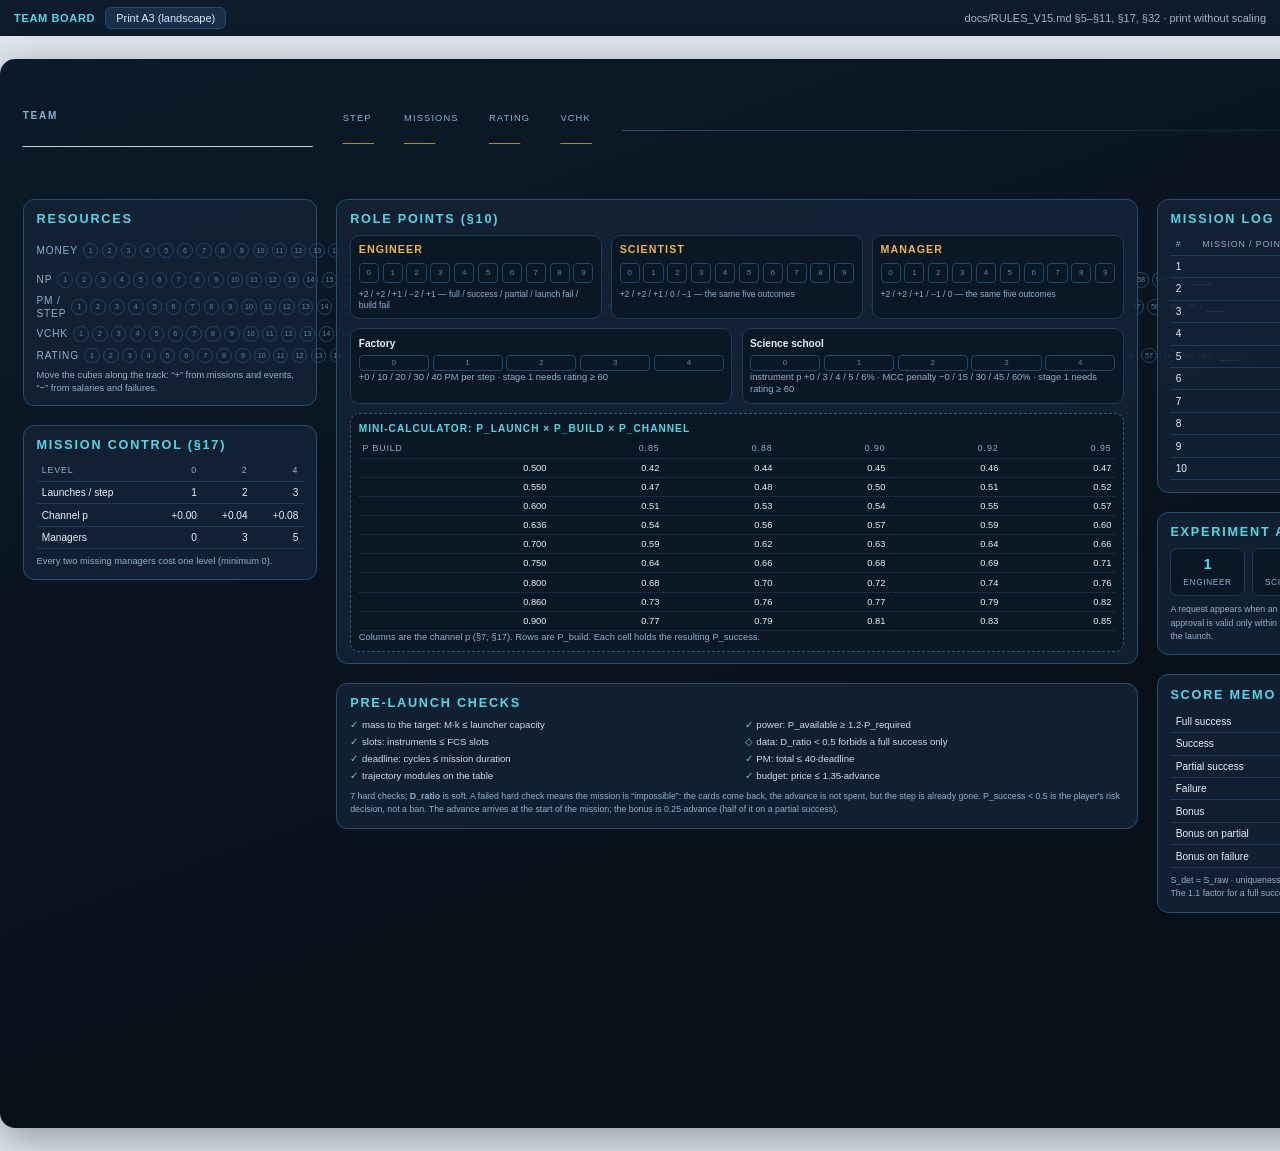
<file: print/board.html>
<!DOCTYPE html>
<html lang="ru">
<head>
<meta charset="utf-8">
<title>Space Mission Design — team board (A3)</title>
<style>
  @page { size: A3 landscape; margin: 6mm; }
  :root { --ink:#08111c; --panel:#0f2032; --line:#27506f; --cyan:#54d6e6; --amber:#f3b545;
          --green:#63d6a3; --red:#ea7a6c; --muted:#8fb0cb; }
  * { box-sizing:border-box; }
  body { margin:0; background:#dfe6ee; color:#0a1420; font:11px/1.3 "Segoe UI",Arial,sans-serif; }
  .bar { background:#0d1b2b; color:#d8e8f6; padding:7px 14px; display:flex; gap:10px; align-items:center; }
  .bar b { color:var(--cyan); letter-spacing:.06em; }
  .bar button { background:#17304a; color:#d8e8f6; border:1px solid #2a4a6b; border-radius:6px;
    padding:4px 10px; font-size:11px; cursor:pointer; }
  .bar .sp { margin-left:auto; font-size:11px; opacity:.75; }
  .board { width:404mm; min-height:281mm; margin:6mm auto; background:linear-gradient(160deg,#0c1a29,#081019 70%);
    color:#e4f0fa; padding:6mm; display:grid; grid-template-columns:78mm 1fr 92mm;
    grid-template-rows:26mm 1fr 46mm; gap:5mm; border-radius:4mm; box-shadow:0 10px 40px rgba(0,0,0,.35); }
  .box { background:rgba(19,35,53,.85); border:.3mm solid var(--line); border-radius:3mm; padding:3mm 3.4mm; }
  .box h3 { margin:0 0 2mm; font-size:9.5pt; letter-spacing:.14em; text-transform:uppercase; color:var(--cyan); }
  .box .hint { font-size:7pt; color:var(--muted); }
  .head { grid-column:1 / -1; display:flex; align-items:center; gap:8mm; }
  .head .team { font-size:17pt; font-weight:700; }
  .head .team small { display:block; font-size:7.5pt; color:var(--muted); letter-spacing:.18em; text-transform:uppercase; }
  .head .stat span { display:block; font-size:7pt; color:var(--muted); text-transform:uppercase; letter-spacing:.12em; }
  .head .stat b { font-size:14pt; color:var(--amber); }
  .head .line { flex:1; height:.4mm; background:linear-gradient(90deg,var(--line),transparent); }
  .track { display:flex; align-items:center; gap:1.4mm; margin-bottom:1.6mm; }
  .track .lbl { width:15mm; font-size:7.6pt; color:var(--muted); text-transform:uppercase; letter-spacing:.08em; }
  .track .cells { display:flex; gap:.9mm; flex:1; }
  .track .cells i { width:4.1mm; height:4.1mm; border:.25mm solid #24486a; border-radius:50%;
    display:flex; align-items:center; justify-content:center; font-size:5.4pt; color:#5f86a6; font-style:normal; }
  .track .val { width:12mm; text-align:right; font-size:9pt; font-weight:700; color:#f0f7ff; }
  table { width:100%; border-collapse:collapse; font-size:7.6pt; }
  th,td { text-align:left; padding:1.1mm 1.4mm; border-bottom:.2mm solid #1d3c57; }
  th { color:var(--muted); font-weight:500; font-size:6.6pt; text-transform:uppercase; letter-spacing:.1em; }
  td.num,th.num { text-align:right; font-variant-numeric:tabular-nums; }
  .roles { display:grid; grid-template-columns:repeat(3,1fr); gap:2.4mm; }
  .role { background:#0a1725; border:.25mm solid #1d3c57; border-radius:2.4mm; padding:2mm; }
  .role h4 { margin:0 0 1.4mm; font-size:8pt; letter-spacing:.1em; text-transform:uppercase; color:var(--amber); }
  .boxes { display:flex; gap:1mm; margin-bottom:1.4mm; }
  .boxes i { flex:1; height:5.5mm; border:.25mm solid #24486a; border-radius:1mm; font-style:normal;
    display:flex; align-items:center; justify-content:center; font-size:6pt; color:#5f86a6; }
  .thr { font-size:6.4pt; color:var(--muted); }
  .fac { display:grid; grid-template-columns:1fr 1fr; gap:2.4mm; margin-top:2.4mm; }
  .st { background:#0a1725; border:.25mm solid #1d3c57; border-radius:2.4mm; padding:2mm; }
  .st b { display:block; font-size:7.6pt; margin-bottom:1.2mm; color:#dff0ff; }
  .st .row { display:flex; gap:1mm; }
  .st .row i { flex:1; height:4.4mm; border:.25mm solid #24486a; border-radius:1mm; font-style:normal;
    font-size:6pt; display:flex; align-items:center; justify-content:center; color:#5f86a6; }
  .calc { margin-top:2.4mm; background:#0a1725; border:.25mm dashed #2a5f7a; border-radius:2.4mm; padding:2mm; }
  .calc table { font-size:7pt; }
  .calc th, .calc td { padding:.8mm 1mm; border-bottom:.2mm dotted #1d3c57; }
  .vote { display:grid; grid-template-columns:repeat(4,1fr); gap:2mm; margin-top:2mm; }
  .vote div { background:#0a1725; border:.25mm solid #1d3c57; border-radius:2mm; padding:1.6mm; text-align:center; }
  .vote b { display:block; font-size:11pt; color:var(--cyan); }
  .vote span { font-size:6.2pt; color:var(--muted); text-transform:uppercase; letter-spacing:.08em; }
  .checks { display:grid; grid-template-columns:1fr 1fr; gap:1.2mm 4mm; font-size:7.2pt; margin-top:1mm; }
  .checks div { color:#c9dcec; }
  .checks i { color:var(--green); font-style:normal; margin-right:1mm; }
  .log td { height:5.2mm; }
  .notes { font-size:6.6pt; color:var(--muted); line-height:1.5; }
  @media print { body { background:#fff; } .bar { display:none; } .board { margin:0; box-shadow:none; } }
</style>
</head>
<body>
<div class="bar">
  <b>TEAM BOARD</b>
  <button onclick="window.print()">Print A3 (landscape)</button>
  <span class="sp">docs/RULES_V15.md §5–§11, §17, §32 · print without scaling</span>
</div>

<div class="board">
  <div class="head">
    <div class="team"><small>team</small>_______________________</div>
    <div class="stat"><span>step</span><b>___</b></div>
    <div class="stat"><span>missions</span><b>___</b></div>
    <div class="stat"><span>rating</span><b>___</b></div>
    <div class="stat"><span>VChK</span><b>___</b></div>
    <div class="line"></div>
  </div>

  <div>
    <div class="box">
      <h3>Resources</h3>
      <div class="track"><span class="lbl">Money</span><span class="cells" id="tMoney"></span><span class="val">___ $</span></div>
      <div class="track"><span class="lbl">NP</span><span class="cells" id="tNP"></span><span class="val">___</span></div>
      <div class="track"><span class="lbl">PM / step</span><span class="cells" id="tPM"></span><span class="val">___</span></div>
      <div class="track"><span class="lbl">VChK</span><span class="cells" id="tVCHK"></span><span class="val">___</span></div>
      <div class="track"><span class="lbl">Rating</span><span class="cells" id="tRK"></span><span class="val">___</span></div>
      <div class="hint">Move the cubes along the track: “+” from missions and events, “−” from salaries and failures.</div>
    </div>

    <div class="box" style="margin-top:5mm">
      <h3>Mission control (§17)</h3>
      <table>
        <thead><tr><th>Level</th><th class="num">0</th><th class="num">2</th><th class="num">4</th></tr></thead>
        <tbody>
          <tr><td>Launches / step</td><td class="num">1</td><td class="num">2</td><td class="num">3</td></tr>
          <tr><td>Channel p</td><td class="num">+0.00</td><td class="num">+0.04</td><td class="num">+0.08</td></tr>
          <tr><td>Managers</td><td class="num">0</td><td class="num">3</td><td class="num">5</td></tr>
        </tbody>
      </table>
      <div class="hint" style="margin-top:1.6mm">Every two missing managers cost one level (minimum 0).</div>
    </div>
  </div>

  <div>
    <div class="box">
      <h3>Role points (§10)</h3>
      <div class="roles">
        <div class="role"><h4>Engineer</h4>
          <div class="boxes"><i>0</i><i>1</i><i>2</i><i>3</i><i>4</i><i>5</i><i>6</i><i>7</i><i>8</i><i>9</i></div>
          <div class="thr">+2 / +2 / +1 / −2 / +1 — full / success / partial / launch fail / build fail</div></div>
        <div class="role"><h4>Scientist</h4>
          <div class="boxes"><i>0</i><i>1</i><i>2</i><i>3</i><i>4</i><i>5</i><i>6</i><i>7</i><i>8</i><i>9</i></div>
          <div class="thr">+2 / +2 / +1 / 0 / −1 — the same five outcomes</div></div>
        <div class="role"><h4>Manager</h4>
          <div class="boxes"><i>0</i><i>1</i><i>2</i><i>3</i><i>4</i><i>5</i><i>6</i><i>7</i><i>8</i><i>9</i></div>
          <div class="thr">+2 / +2 / +1 / −1 / 0 — the same five outcomes</div></div>
      </div>

      <div class="fac">
        <div class="st"><b>Factory</b>
          <div class="row"><i>0</i><i>1</i><i>2</i><i>3</i><i>4</i></div>
          <div class="hint">+0 / 10 / 20 / 30 / 40 PM per step · stage 1 needs rating ≥ 60</div></div>
        <div class="st"><b>Science school</b>
          <div class="row"><i>0</i><i>1</i><i>2</i><i>3</i><i>4</i></div>
          <div class="hint">instrument p +0 / 3 / 4 / 5 / 6% · MCC penalty −0 / 15 / 30 / 45 / 60% · stage 1 needs rating ≥ 60</div></div>
      </div>

      <div class="calc">
        <h4 style="margin:0 0 1.4mm;font-size:7.6pt;letter-spacing:.1em;text-transform:uppercase;color:var(--cyan)">
          Mini-calculator: P_launch × P_build × P_channel</h4>
        <table>
          <thead><tr><th>p build</th><th class="num">0.85</th><th class="num">0.88</th><th class="num">0.90</th><th class="num">0.92</th><th class="num">0.95</th></tr></thead>
          <tbody id="gridP"></tbody>
        </table>
        <div class="hint">Columns are the channel p (§7, §17). Rows are P_build. Each cell holds the resulting P_success.</div>
      </div>
    </div>

    <div class="box" style="margin-top:5mm">
      <h3>Pre-launch checks</h3>
      <div class="checks">
        <div><i>✓</i>mass to the target: M·k ≤ launcher capacity</div>
        <div><i>✓</i>power: P_available ≥ 1.2·P_required</div>
        <div><i>✓</i>slots: instruments ≤ FCS slots</div>
        <div><i>◇</i>data: D_ratio &lt; 0.5 forbids a full success only</div>
        <div><i>✓</i>deadline: cycles ≤ mission duration</div>
        <div><i>✓</i>PM: total ≤ 40·deadline</div>
        <div><i>✓</i>trajectory modules on the table</div>
        <div><i>✓</i>budget: price ≤ 1.35·advance</div>
      </div>
      <div class="notes" style="margin-top:2mm">
        7 hard checks; <b>D_ratio</b> is soft. A failed hard check means the mission is “impossible”:
        the cards come back, the advance is not spent, but the step is already gone.
        P_success &lt; 0.5 is the player's risk decision, not a ban.
        The advance arrives at the start of the mission; the bonus is 0.25·advance (half of it on a partial success).
      </div>
    </div>
  </div>
  <div>
    <div class="box">
      <h3>Mission log</h3>
      <table class="log">
        <thead><tr><th>#</th><th>Mission / point</th><th class="num">P</th><th class="num">S</th><th class="num">Outcome</th><th class="num">rating</th></tr></thead>
        <tbody id="logBody"></tbody>
      </table>
    </div>

    <div class="box" style="margin-top:5mm">
      <h3>Experiment approval (§32)</h3>
      <div class="vote">
        <div><b>1</b><span>engineer</span></div>
        <div><b>1</b><span>scientist</span></div>
        <div><b>1</b><span>manager</span></div>
        <div><b>3</b><span>signatures</span></div>
      </div>
      <div class="notes" style="margin-top:2mm">
        A request appears when an experimental launch or test is attempted. A test approval is valid
        only within the current step; a launch approval is consumed by the launch.
      </div>
    </div>

    <div class="box" style="margin-top:5mm">
      <h3>Score memo (§10–§11)</h3>
      <table>
        <tbody>
          <tr><td>Full success</td><td class="num">+0.21·S·1.1</td></tr>
          <tr><td>Success</td><td class="num">+0.21·S</td></tr>
          <tr><td>Partial success</td><td class="num">+0.105·S</td></tr>
          <tr><td>Failure</td><td class="num">−4 rating / −3 VChK</td></tr>
          <tr><td>Bonus</td><td class="num">0.25·advance</td></tr>
          <tr><td>Bonus on partial</td><td class="num">0.5 of the bonus</td></tr>
          <tr><td>Bonus on failure</td><td class="num">0</td></tr>
        </tbody>
      </table>
      <div class="notes" style="margin-top:1.6mm">
        S_det = S_raw · uniqueness · D_ratio. Uniqueness: first arrival ×1.5, repeat ×0.8.
        The 1.1 factor for a full success applies to rating only; ΔVChK = 0.05·S.
      </div>
    </div>
  </div>
</div>

<script>
const cellTrack = (el, n, heavy) => {
  let h = '';
  for (let i = 1; i <= n; i++) h += '<i class="' + (heavy && i % 5 === 0 ? 'mark' : '') + '">' + i + '</i>';
  document.getElementById(el).innerHTML = h;
};
cellTrack('tMoney', 40, true);
cellTrack('tNP', 60, true);
cellTrack('tPM', 60, true);
cellTrack('tVCHK', 40, true);
cellTrack('tRK', 60, true);

const rows = [0.50, 0.55, 0.60, 0.636, 0.70, 0.75, 0.80, 0.86, 0.90];
const cols = [0.85, 0.88, 0.90, 0.92, 0.95];
document.getElementById('gridP').innerHTML = rows.map((r) =>
  '<tr><td class="num">' + r.toFixed(3) + '</td>' +
  cols.map((c) => '<td class="num">' + (r * c).toFixed(2) + '</td>').join('') + '</tr>'
).join('');

let log = '';
for (let i = 1; i <= 10; i++) {
  log += '<tr><td>' + i + '</td><td></td><td></td><td></td><td></td><td></td></tr>';
}
document.getElementById('logBody').innerHTML = log;
</script>

</body>
</html>
</file>
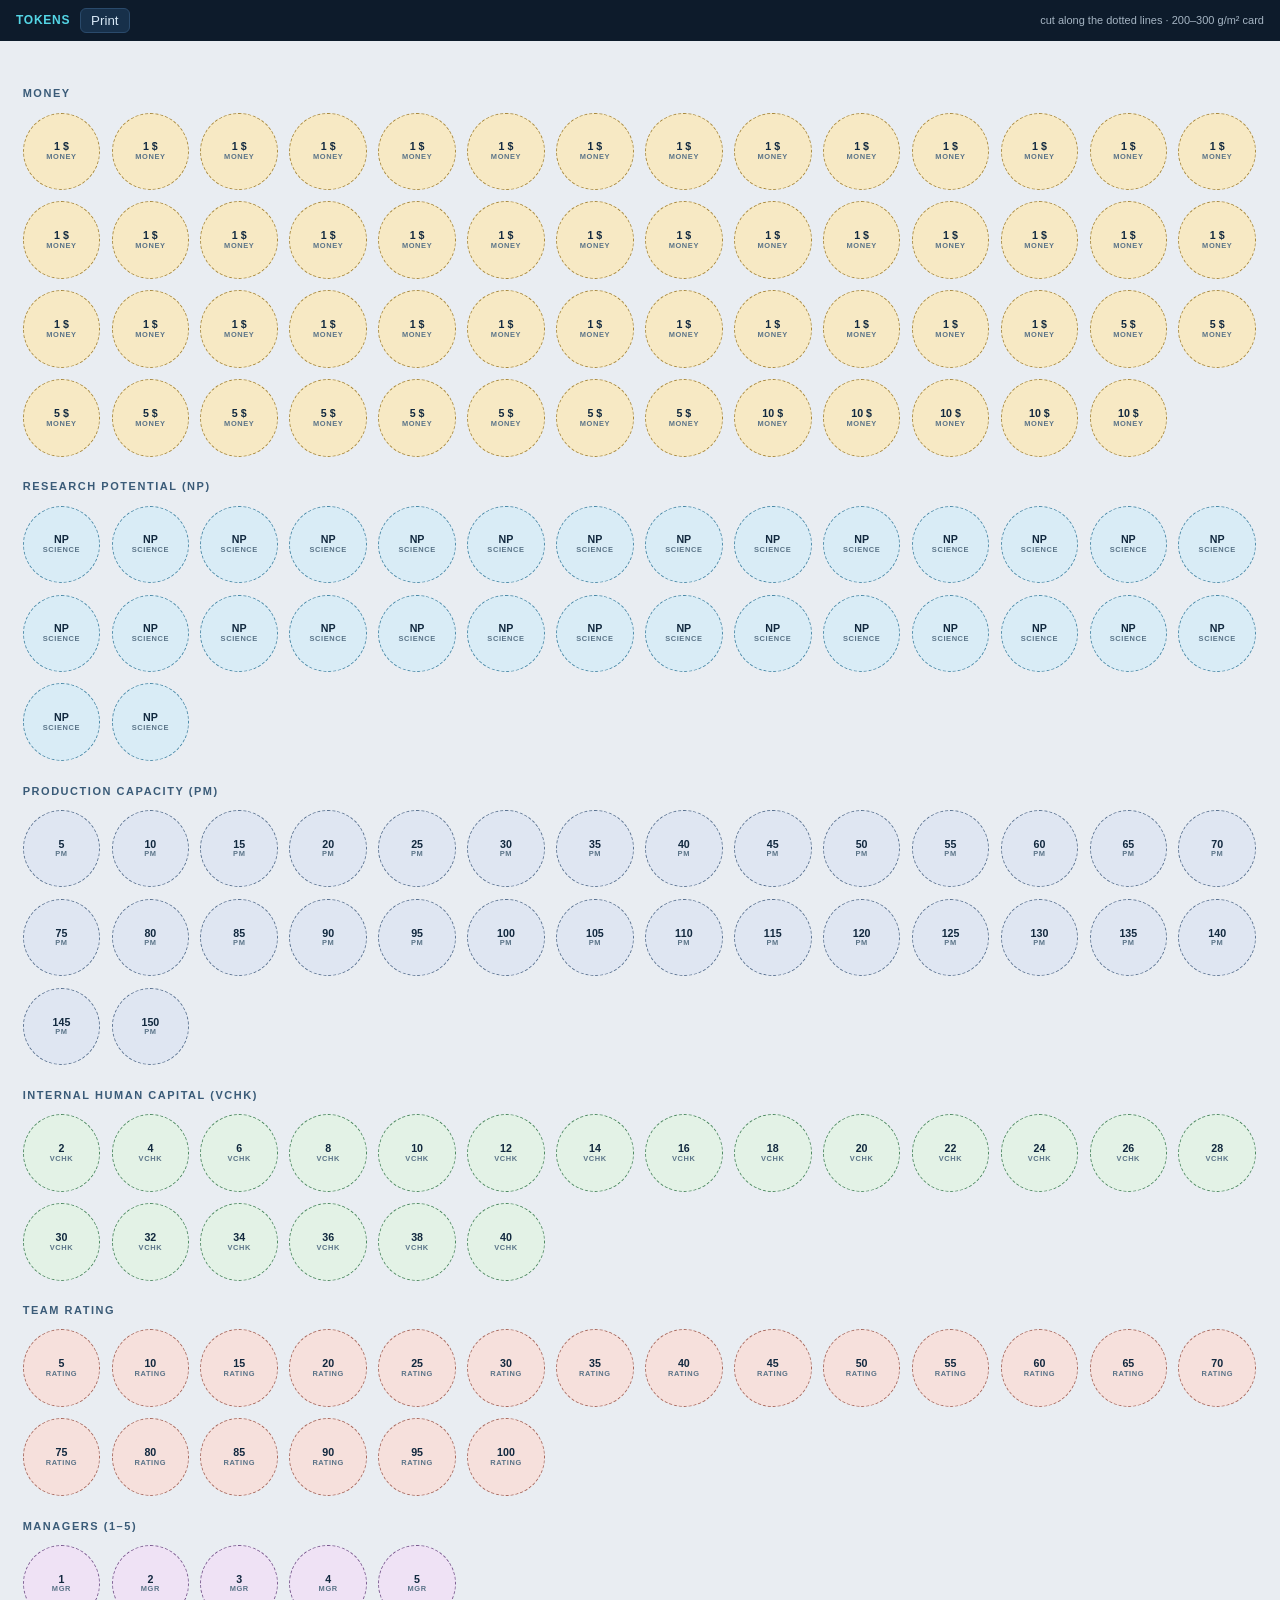
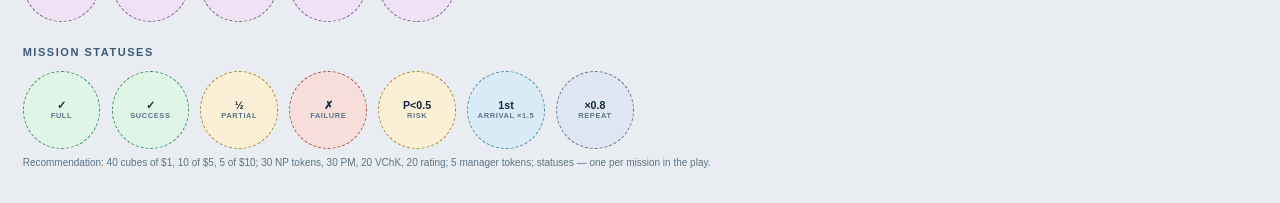
<file: print/tokens.html>
<!DOCTYPE html>
<html lang="ru">
<head>
<meta charset="utf-8">
<title>Space Mission Design — tokens</title>
<style>
  @page { size: A4 portrait; margin: 8mm; }
  body { margin:0; background:#e9edf2; color:#0b1626; font:12px/1.35 "Segoe UI",Arial,sans-serif; }
  .bar { background:#0d1b2b; color:#d8e8f6; padding:8px 16px; display:flex; gap:10px; align-items:center; }
  .bar b { color:#54d6e6; letter-spacing:.06em; }
  .bar button { background:#17304a; color:#d8e8f6; border:1px solid #2a4a6b; border-radius:6px; padding:4px 10px; cursor:pointer; }
  .wrap { padding:6mm; }
  h2 { font-size:11px; letter-spacing:.14em; text-transform:uppercase; color:#3a5b78; margin:6mm 0 3mm; }
  .grid { display:flex; flex-wrap:wrap; gap:3mm; }
  .tok { width:20mm; height:20mm; border-radius:50%; border:.35mm dashed #7d93a8;
    display:flex; flex-direction:column; align-items:center; justify-content:center;
    font-size:8pt; font-weight:700; color:#12293f; background:#fff; text-align:center; line-height:1.1; }
  .tok small { font-size:5.6pt; font-weight:600; text-transform:uppercase; letter-spacing:.08em; color:#5b7488; }
  .money { background:#f7e9c4; border-color:#a98a3f; }
  .np { background:#d9ecf6; border-color:#4b8aa8; }
  .pm { background:#dfe6f2; border-color:#5a7290; }
  .vchk { background:#e3f2e6; border-color:#4f8a63; }
  .rk { background:#f6e0dc; border-color:#a86a5f; }
  .def { background:#efe2f5; border-color:#7a5a90; }
  .ok { background:#dff5e8; border-color:#3f8a5f; }
  .mid { background:#fbf0d5; border-color:#a8823a; }
  .bad { background:#f8dedb; border-color:#a8524a; }
  .note { font-size:10px; color:#5b7488; margin-top:2mm; }
  @media print { body { background:#fff; } .bar { display:none; } .wrap { padding:0; } }
</style>
</head>
<body>
<div class="bar">
  <b>TOKENS</b>
  <button onclick="window.print()">Print</button>
  <span style="margin-left:auto;font-size:11px;opacity:.75">cut along the dotted lines · 200–300 g/m² card</span>
</div>
<div class="wrap">
  <h2>Money</h2>
  <div class="grid" id="money"></div>
  <h2>Research potential (NP)</h2>
  <div class="grid" id="np"></div>
  <h2>Production capacity (PM)</h2>
  <div class="grid" id="pm"></div>
  <h2>Internal human capital (VChK)</h2>
  <div class="grid" id="vchk"></div>
  <h2>Team rating</h2>
  <div class="grid" id="rk"></div>
  <h2>Managers (1–5)</h2>
  <div class="grid" id="def"></div>
  <h2>Mission statuses</h2>
  <div class="grid" id="status"></div>
  <p class="note">
    Recommendation: 40 cubes of $1, 10 of $5, 5 of $10; 30 NP tokens, 30 PM, 20 VChK, 20 rating;
    5 manager tokens; statuses — one per mission in the play.
  </p>
</div>
<script>
const tok = (cls, big, small) => '<div class="tok ' + cls + '">' + big + '<small>' + small + '</small></div>';
const fill = (id, html) => { document.getElementById(id).innerHTML = html; };

fill('money', Array.from({ length: 40 }, () => tok('money', '1 $', 'money')).join('') +
  Array.from({ length: 10 }, () => tok('money', '5 $', 'money')).join('') +
  Array.from({ length: 5 }, () => tok('money', '10 $', 'money')).join(''));
fill('np', Array.from({ length: 30 }, () => tok('np', 'NP', 'science')).join(''));
fill('pm', Array.from({ length: 30 }, (_, i) => tok('pm', (i + 1) * 5, 'PM')).join(''));
fill('vchk', Array.from({ length: 20 }, (_, i) => tok('vchk', (i + 1) * 2, 'VChK')).join(''));
fill('rk', Array.from({ length: 20 }, (_, i) => tok('rk', (i + 1) * 5, 'rating')).join(''));
fill('def', ['1','2','3','4','5'].map((n) => tok('def', n, 'mgr')).join(''));
fill('status', tok('ok', '✓', 'full') + tok('ok', '✓', 'success') +
  tok('mid', '½', 'partial') + tok('bad', '✗', 'failure') +
  tok('mid', 'P<0.5', 'risk') + tok('np', '1st', 'arrival ×1.5') + tok('pm', '×0.8', 'repeat'));
</script>
</body>
</html>
</file>
<file: app/app.css>
/* Space Mission Design — role headquarters. The style matches calc/campaign.html. */
:root{
  --bg:#08101c; --bg2:#0b1727; --panel:#101d30; --panel2:#15263d; --panel3:#0c1828;
  --line:#203d5e; --line2:#2b5278;
  --cyan:#4fd1e0; --cyan2:#2a9db0; --amber:#f2b544; --red:#e8695b;
  --green:#5dd39e; --violet:#a98af0; --text:#dce8f5; --muted:#8aa4bf;
  --shadow:0 18px 48px rgba(0,0,0,.28);
  --r:14px;
}
*{box-sizing:border-box}
html,body{min-height:100%}
body{
  margin:0; color:var(--text);
  background:
    radial-gradient(1100px 620px at 8% -8%, #143653 0%, transparent 58%),
    radial-gradient(900px 520px at 108% 0%, #172b4c 0%, transparent 55%),
    linear-gradient(180deg,#08101c,#070d16 70%);
  font:14px/1.45 "Segoe UI",Roboto,Arial,sans-serif;
}
button,input,select,textarea{font:inherit}
button{color:inherit}
a{color:var(--cyan)}
code{background:#0a1626;border:1px solid var(--line);border-radius:5px;padding:1px 5px;font-size:11.5px}
h1,h2,h3,p{margin:0}
.muted{color:var(--muted)}
.small{font-size:11.5px}
.hint{font-size:11px;color:var(--muted)}
.ok{color:var(--green)}
.mid{color:var(--amber)}
.bad{color:var(--red)}
.cy{color:var(--cyan)}
.row{display:flex;gap:8px;align-items:center;flex-wrap:wrap}
.row.between{justify-content:space-between}
.row.end{justify-content:flex-end}
.stack{display:grid;gap:10px}
.spacer{flex:1}

/* ---------- header ---------- */
.topbar{
  position:sticky;top:0;z-index:30;
  display:grid;grid-template-columns:auto 1fr auto;
  grid-template-areas:"brand meta nav" "res res res";
  gap:10px 16px;align-items:center;padding:12px 22px;
  border-bottom:1px solid var(--line);
  background:linear-gradient(90deg,rgba(16,40,66,.94),rgba(8,16,28,.93));
  backdrop-filter:blur(10px);
}
.brand{grid-area:brand;display:flex;gap:11px;align-items:center;min-width:220px}
.brand-mark{
  width:42px;height:42px;border-radius:12px;display:grid;place-items:center;
  border:1px solid rgba(79,209,224,.5);color:var(--cyan);font-weight:700;letter-spacing:1px;
  background:radial-gradient(circle at 30% 20%,rgba(79,209,224,.28),rgba(79,209,224,.04));
  box-shadow:inset 0 0 18px rgba(79,209,224,.16)
}
h1{font-size:18px;letter-spacing:.55px;line-height:1.15}
h1 span{color:var(--cyan)}
.brand-sub{font-size:10.5px;color:var(--muted);letter-spacing:.9px;text-transform:uppercase;margin-top:2px}
.camp-meta{grid-area:meta;display:flex;gap:6px;align-items:end;flex-wrap:wrap}
.compact-field{display:grid;gap:2px;font-size:9.5px;text-transform:uppercase;letter-spacing:.8px;color:var(--muted)}
.compact-field input,.compact-field select{width:88px;padding:5px 7px;font-size:12px}
.compact-field select{width:64px}
.resources{grid-area:res;display:grid;grid-template-columns:repeat(7,minmax(66px,1fr));gap:5px;min-width:0}
.res{background:rgba(5,14,25,.56);border:1px solid rgba(32,61,94,.9);border-radius:9px;padding:5px 8px;min-width:0}
.res small{display:block;font-size:8.5px;text-transform:uppercase;letter-spacing:.7px;color:var(--muted);white-space:nowrap}
.res b{display:block;font-size:14px;color:var(--text);font-variant-numeric:tabular-nums;white-space:nowrap}
.res b.cy{color:var(--cyan)}
.res b.warn{color:var(--amber)}
.res b.bad{color:var(--red)}
.role-nav{grid-area:nav;display:flex;gap:5px;flex-wrap:wrap;justify-content:flex-end;min-width:0}
.role-nav button{
  padding:7px 10px;border-radius:9px;border:1px solid var(--line);background:rgba(20,39,61,.7);
  color:var(--muted);cursor:pointer;font-size:12px;white-space:nowrap
}
.role-nav button:hover{border-color:var(--cyan2);color:#fff}
.role-nav button.active{background:linear-gradient(180deg,#1c6572,#154e5b);border-color:var(--cyan2);color:#fff;box-shadow:0 0 0 1px rgba(79,209,224,.12)}
.chat-count{display:none;min-width:16px;padding:0 4px;border-radius:8px;background:var(--amber);color:#241a00;font-size:10px;font-weight:700;margin-left:3px}
.chat-count.show{display:inline-block}


/* ---------- stepbar ---------- */
.stepbar-wrap{padding:10px 22px 0;max-width:1760px;margin:0 auto}
.stepbar-head{display:flex;justify-content:space-between;align-items:center;gap:12px;margin-bottom:5px}
.step-title{font-size:10.5px;text-transform:uppercase;letter-spacing:1.3px;color:var(--cyan)}
.step-legend{display:flex;gap:12px;font-size:10.5px;color:var(--muted);flex-wrap:wrap}
.step-legend span{display:flex;align-items:center;gap:4px}
.lg{display:inline-block;width:15px;height:4px;border-radius:2px}
.lg-prod{background:var(--amber)} .lg-flight{background:var(--cyan)} .lg-deadline{background:var(--red)}
.stepbar{
  position:relative;display:grid;grid-template-columns:repeat(var(--steps,15),1fr);gap:3px;
  padding:8px 10px;border:1px solid var(--line);border-radius:11px;background:rgba(8,18,31,.74);
  overflow:hidden
}
.step-cell{position:relative;height:46px;border-radius:6px;background:rgba(19,37,58,.5);border:1px solid transparent;min-width:0}
.step-cell.now{border-color:var(--cyan);background:rgba(32,88,103,.28)}
.step-cell.done{background:rgba(19,37,58,.22)}
.step-cell .n{position:absolute;left:4px;top:3px;font-size:9.5px;color:var(--muted);font-variant-numeric:tabular-nums}
.step-cell.now .n{color:var(--cyan);font-weight:700}
.step-cell .tracks{position:absolute;left:3px;right:3px;top:18px;display:grid;gap:3px}
.track{height:4px;border-radius:3px;background:rgba(79,209,224,.15);overflow:hidden}
.track i{display:block;height:100%;border-radius:3px;background:var(--cyan)}
.track.prod i{background:var(--amber)}
.track.deadline i{background:var(--red)}
.step-cell .tip{position:absolute;left:3px;right:3px;bottom:2px;font-size:8px;color:var(--muted);white-space:nowrap;overflow:hidden;text-overflow:ellipsis}
.step-cell .tip b{color:var(--text);font-weight:500}

/* ---------- layout ---------- */
.main-grid{
  display:grid;grid-template-columns:minmax(0,1fr) minmax(300px,360px);gap:14px;
  padding:14px 22px 34px;max-width:1760px;margin:0 auto;align-items:start
}
.screen{min-width:0}
.side{display:grid;gap:12px;position:sticky;top:126px;max-height:calc(100vh - 140px);overflow:auto;padding-right:2px}
.panel{
  background:linear-gradient(180deg,rgba(21,38,61,.92),rgba(13,26,43,.94));
  border:1px solid var(--line);border-radius:var(--r);box-shadow:var(--shadow);padding:13px 14px;margin-bottom:12px
}
.panel-head{display:flex;justify-content:space-between;align-items:center;gap:8px;margin-bottom:10px}
.panel h2,.panel-head h2{font-size:11.5px;text-transform:uppercase;letter-spacing:1.25px;color:var(--cyan)}
.panel h3{font-size:12.5px;color:var(--text);margin-bottom:6px}
.section-grid{display:grid;grid-template-columns:repeat(2,minmax(0,1fr));gap:12px}
.section-grid.three{grid-template-columns:repeat(3,minmax(0,1fr));gap:12px}
.section-grid .span2{grid-column:1/-1}

/* ---------- controls ---------- */
.btn{
  border:1px solid var(--line);border-radius:9px;padding:7px 11px;font-size:12.5px;cursor:pointer;
  background:linear-gradient(180deg,#1a3452,#12253b);color:var(--text);transition:border-color .14s,color .14s,transform .14s
}
.btn:hover:not(:disabled){border-color:var(--cyan2);color:#fff}
.btn:active:not(:disabled){transform:translateY(1px)}
.btn.primary{background:linear-gradient(180deg,#1d7482,#155563);border-color:var(--cyan2);color:#fff}
.btn.primary:hover:not(:disabled){background:linear-gradient(180deg,#258797,#196674)}
.btn.warn{background:linear-gradient(180deg,#6b501f,#493615);border-color:#8b6929;color:#ffe2a5}
.btn.ghost{background:rgba(20,39,61,.55)}
.btn.small{padding:4px 8px;font-size:11px;border-radius:7px}
.btn:disabled{opacity:.38;cursor:not-allowed}
.icon-btn{width:26px;height:26px;border-radius:8px;border:1px solid var(--line);background:#0b1726;color:var(--muted);cursor:pointer}
.icon-btn:hover{border-color:var(--cyan2);color:#fff}
input,select{
  background:#091625;color:var(--text);border:1px solid var(--line);border-radius:8px;padding:7px 9px;font-size:12.5px;min-width:0
}
input:focus,select:focus{outline:none;border-color:var(--cyan2);box-shadow:0 0 0 2px rgba(79,209,224,.1)}
select{max-width:100%}
label.field{display:grid;gap:4px;font-size:10.5px;text-transform:uppercase;letter-spacing:.65px;color:var(--muted)}
label.field select,label.field input{width:100%}
.toggle{display:flex;align-items:center;gap:7px;font-size:12px;color:var(--text);cursor:pointer}
.toggle input{width:16px;height:16px;accent-color:var(--cyan2)}
.file-btn{display:inline-flex;align-items:center;padding:7px 11px;cursor:pointer}
.file-btn input{display:none}

/* ---------- mission cards ---------- */
.mission-grid{display:grid;grid-template-columns:repeat(3,minmax(0,1fr));gap:10px}
.mission-card{
  position:relative;overflow:hidden;border:1px solid var(--line);border-radius:13px;cursor:pointer;
  background:#0b1726;min-height:206px;display:flex;flex-direction:column;
  transition:border-color .15s,transform .15s,box-shadow .15s
}
.mission-card:hover{border-color:var(--cyan2);transform:translateY(-1px)}
.mission-card.selected{border-color:var(--cyan);box-shadow:0 0 0 2px rgba(79,209,224,.13)}
.mission-card .art{position:absolute;inset:0;background-size:cover;background-position:center;opacity:.42;filter:saturate(.9)}
.mission-card .scrim{position:absolute;inset:0;background:linear-gradient(180deg,rgba(6,15,26,.18),rgba(6,15,26,.96) 72%)}
.mission-card .body{position:relative;z-index:1;padding:11px 12px;display:flex;flex-direction:column;gap:6px;flex:1}
.mission-card .top{display:flex;justify-content:space-between;gap:6px;align-items:flex-start}
.mission-card h3{font-size:14.5px;line-height:1.2;text-shadow:0 1px 8px #000}
.mission-card .agency{font-size:10px;color:var(--muted)}
.mission-card .metrics{display:flex;gap:5px;flex-wrap:wrap;margin-top:auto}
.mission-card .m{background:rgba(4,13,23,.72);border:1px solid rgba(42,83,120,.75);border-radius:7px;padding:3px 6px;font-size:10.5px;color:var(--muted)}
.mission-card .m b{color:var(--text);font-variant-numeric:tabular-nums}
.mission-card .status{font-size:10.5px;display:flex;align-items:center;gap:5px}
.dot{width:7px;height:7px;border-radius:50%;display:inline-block;background:var(--muted);flex:0 0 auto}
.dot.ok{background:var(--green);box-shadow:0 0 8px rgba(93,211,158,.5)}
.dot.mid{background:var(--amber);box-shadow:0 0 8px rgba(242,181,68,.45)}
.dot.bad{background:var(--red);box-shadow:0 0 8px rgba(232,105,91,.45)}

/* ---------- badges / stats ---------- */
.badge{display:inline-flex;align-items:center;gap:4px;border:1px solid var(--line);border-radius:999px;padding:2px 8px;font-size:10.5px;color:var(--muted);white-space:nowrap}
.badge.ok{color:var(--green);border-color:rgba(93,211,158,.4);background:rgba(93,211,158,.06)}
.badge.mid{color:var(--amber);border-color:rgba(242,181,68,.4);background:rgba(242,181,68,.06)}
.badge.bad{color:var(--red);border-color:rgba(232,105,91,.4);background:rgba(232,105,91,.06)}
.badge.cy{color:var(--cyan);border-color:rgba(79,209,224,.35);background:rgba(79,209,224,.06)}
.kpis{display:grid;grid-template-columns:repeat(4,minmax(0,1fr));gap:7px}
.kpi{background:rgba(7,18,31,.7);border:1px solid var(--line);border-radius:9px;padding:7px 9px}
.kpi small{display:block;font-size:9px;text-transform:uppercase;letter-spacing:.7px;color:var(--muted);white-space:nowrap}
.kpi b{display:block;font-size:16px;color:var(--cyan);font-variant-numeric:tabular-nums;margin-top:1px}
.kpi b.warn{color:var(--amber)} .kpi b.bad{color:var(--red)} .kpi b.neutral{color:var(--text)}
.kpi .sub{font-size:9.5px;color:var(--muted);margin-top:1px}

/* ---------- build status ---------- */
.ready-strip{display:grid;grid-template-columns:1fr 1fr;gap:9px}
.ready-card{border:1px solid var(--line);border-radius:11px;padding:9px 10px;background:rgba(7,18,31,.64);display:flex;gap:9px;align-items:center}
.ready-card.ready{border-color:rgba(93,211,158,.45);background:rgba(93,211,158,.06)}
.ready-card .avatar{width:34px;height:34px;border-radius:9px;display:grid;place-items:center;background:rgba(79,209,224,.1);border:1px solid rgba(79,209,224,.25);color:var(--cyan);font-weight:700}
.ready-card.ready .avatar{color:var(--green);border-color:rgba(93,211,158,.35);background:rgba(93,211,158,.1)}
.ready-card .who{font-size:12px;font-weight:600}
.ready-card .what{font-size:10.5px;color:var(--muted)}
.ready-card .state{margin-left:auto;font-size:10.5px;white-space:nowrap}
.metric-grid{display:grid;grid-template-columns:repeat(4,minmax(0,1fr));gap:6px}
.metric{background:rgba(7,18,31,.62);border:1px solid rgba(32,61,94,.8);border-radius:8px;padding:6px 8px}
.metric small{display:block;font-size:9px;text-transform:uppercase;letter-spacing:.55px;color:var(--muted)}
.metric b{font-size:13px;font-variant-numeric:tabular-nums}
.metric span{font-size:10px;color:var(--muted)}
.progress{height:7px;border-radius:5px;background:rgba(79,209,224,.12);overflow:hidden}
.progress i{display:block;height:100%;background:linear-gradient(90deg,var(--cyan2),var(--cyan));border-radius:5px}
.progress.prod i{background:linear-gradient(90deg,#a47623,var(--amber))}
.progress.flight i{background:linear-gradient(90deg,#237d89,var(--cyan))}
.progress-row{display:grid;grid-template-columns:110px 1fr 48px;gap:8px;align-items:center;font-size:11px;color:var(--muted)}
.progress-row b{font-variant-numeric:tabular-nums;text-align:right;color:var(--text)}

/* ---------- checks ---------- */
.checks{display:grid;gap:5px}
.check{display:grid;grid-template-columns:18px 1fr auto;gap:7px;align-items:start;padding:5px 0;border-bottom:1px dotted rgba(32,61,94,.55)}
.check:last-child{border-bottom:0}
.check .ico{font-size:11px;line-height:1.5;text-align:center}
.check .name{font-size:11.5px}
.check .detail{font-size:10.5px;color:var(--muted);font-variant-numeric:tabular-nums}
.check .fix{grid-column:2/4;font-size:10.5px;color:var(--muted);margin-top:-2px}
.consult-summary{display:flex;gap:7px;flex-wrap:wrap;margin-bottom:9px}
.consult-block{font-size:11.5px;line-height:1.5;border-radius:9px;padding:8px 9px;margin:7px 0}
.consult-block.bad{background:rgba(232,105,91,.08);border:1px solid rgba(232,105,91,.28)}
.consult-block.mid{background:rgba(242,181,68,.07);border:1px solid rgba(242,181,68,.25)}
.consult-block.ok{background:rgba(93,211,158,.06);border:1px solid rgba(93,211,158,.22)}

/* ---------- production / flights ---------- */
.mission-row{border:1px solid var(--line);border-radius:11px;background:rgba(7,18,31,.55);padding:9px 10px;margin:8px 0}
.mission-row:last-child{margin-bottom:0}
.mission-row .top{display:flex;gap:6px;align-items:center;flex-wrap:wrap;justify-content:space-between}
.mission-row .name{font-weight:600;font-size:12.5px}
.mission-row .facts{display:flex;gap:9px;flex-wrap:wrap;font-size:10.5px;color:var(--muted);margin:5px 0}
.mission-row .facts b{color:var(--text);font-variant-numeric:tabular-nums}
.flight-track{position:relative;height:30px;margin:7px 0 3px;border-radius:8px;background:rgba(9,22,37,.9);border:1px solid rgba(32,61,94,.75);overflow:hidden}
.flight-track .route{position:absolute;left:20px;right:20px;top:50%;height:1px;background:linear-gradient(90deg,rgba(79,209,224,.2),rgba(79,209,224,.65),rgba(79,209,224,.2))}
.flight-track .planet{position:absolute;right:10px;top:50%;width:14px;height:14px;margin-top:-7px;border-radius:50%;background:radial-gradient(circle at 35% 30%,#d9a15c,#7a4a23);box-shadow:0 0 10px rgba(242,181,68,.25)}
.flight-track .ship{position:absolute;left:16px;top:50%;width:18px;height:10px;margin-top:-5px;border-radius:2px 8px 8px 2px;background:linear-gradient(90deg,#dfeff8,var(--cyan));box-shadow:0 0 8px rgba(79,209,224,.55);transition:left .6s ease}
.flight-track .tick{position:absolute;top:4px;bottom:4px;width:1px;background:rgba(79,209,224,.22)}
.flight-track .tick.done{background:rgba(93,211,158,.55)}

/* ---------- graph ---------- */
.graph-wrap{border:1px solid var(--line);border-radius:12px;background:
  linear-gradient(rgba(16,32,52,.7),rgba(7,18,31,.92)),
  repeating-linear-gradient(0deg,transparent 0 29px,rgba(32,61,94,.16) 29px 30px),
  repeating-linear-gradient(90deg,transparent 0 29px,rgba(32,61,94,.16) 29px 30px);
  overflow:hidden;margin-bottom:10px;position:relative
}
.graph-wrap svg{display:block;width:100%;height:auto;min-height:230px}
.graph-node{cursor:pointer}
.graph-node rect.box{fill:rgba(9,23,39,.92);stroke:#2a5278;stroke-width:1.2}
.graph-node:hover rect.box{stroke:#4fd1e0}
.graph-node.ready rect.box{stroke:rgba(93,211,158,.55)}
.graph-node.bad rect.box{stroke:rgba(232,105,91,.55)}
.graph-node text{fill:#dce8f5;font-family:"Segoe UI",Roboto,Arial,sans-serif}
.graph-node text.sub{fill:#8aa4bf;font-size:10px}
.graph-node text.cap{font-size:8.5px;fill:#6f8ba8;text-transform:uppercase;letter-spacing:.7px}
.graph-node .status{font-size:10px}
.graph-edge{stroke:#2a5278;stroke-width:1.4;fill:none}
.graph-edge.active{stroke:#4fd1e0;stroke-opacity:.72}
.graph-edge.bad{stroke:#e8695b;stroke-opacity:.65;stroke-dasharray:4 4}
.graph-label{fill:#7f9ab5;font-size:9px;font-family:"Segoe UI",Roboto,Arial,sans-serif}

/* ---------- chat / log ---------- */
.chat-dock{
  position:fixed;right:18px;bottom:18px;width:min(390px,calc(100vw - 24px));z-index:50;
  background:linear-gradient(180deg,rgba(21,38,61,.98),rgba(9,20,34,.99));
  border:1px solid var(--line2);border-radius:14px;box-shadow:0 24px 70px rgba(0,0,0,.55);
  padding:11px;display:none
}
.chat-dock.open{display:block}
.chat-log{height:min(330px,42vh);overflow:auto;display:grid;gap:6px;align-content:start;padding:2px 2px 6px}
.chat-msg{border:1px solid rgba(32,61,94,.75);border-radius:9px;padding:6px 8px;background:rgba(7,18,31,.65)}
.chat-msg .meta{display:flex;gap:6px;align-items:center;font-size:9.5px;color:var(--muted);margin-bottom:2px}
.chat-msg .role{font-weight:700;text-transform:uppercase;letter-spacing:.55px;font-size:9px}
.chat-msg .role.manager{color:var(--amber)} .chat-msg .role.engineer{color:var(--cyan)}
.chat-msg .role.scientist{color:var(--violet)} .chat-msg .role.system{color:var(--green)}
.chat-msg .role.consultant{color:#f08fb3}
.chat-msg .text{font-size:11.5px;line-height:1.45;white-space:pre-wrap;overflow-wrap:anywhere}
.chat-quick{display:flex;gap:4px;flex-wrap:wrap;margin:4px 0 7px}
.chat-quick button{font-size:9.5px;padding:3px 7px;border-radius:7px;border:1px solid var(--line);background:#0b1726;color:var(--muted);cursor:pointer}
.chat-quick button:hover{border-color:var(--cyan2);color:var(--text)}
.chat-form{display:grid;grid-template-columns:1fr auto;gap:6px}
.chat-form input{width:100%}
.log{max-height:245px;overflow:auto;font-size:10.8px;line-height:1.5;color:#b9d3e8}
.log div{border-bottom:1px dotted rgba(32,61,94,.6);padding:3px 0}
.log div:last-child{border-bottom:0}
.log .step{color:var(--cyan);font-variant-numeric:tabular-nums}

/* ---------- modal / toast ---------- */
.toast{
  position:fixed;left:50%;bottom:20px;transform:translate(-50%,18px);z-index:80;
  max-width:min(680px,calc(100vw - 24px));padding:9px 14px;border-radius:10px;
  border:1px solid var(--line2);background:rgba(10,24,40,.98);box-shadow:var(--shadow);
  font-size:12.5px;opacity:0;pointer-events:none;transition:opacity .18s,transform .18s
}
.toast.show{opacity:1;transform:translate(-50%,0)}
.toast.ok{border-color:rgba(93,211,158,.6)} .toast.bad{border-color:rgba(232,105,91,.65)}
.toast.mid{border-color:rgba(242,181,68,.6)}
.modal-backdrop{position:fixed;inset:0;z-index:90;background:rgba(3,8,15,.7);backdrop-filter:blur(3px);display:grid;place-items:center;padding:16px}
.modal-backdrop[hidden]{display:none}
.modal{width:min(640px,100%);max-height:86vh;overflow:auto;border:1px solid var(--line2);border-radius:14px;background:linear-gradient(180deg,#15263d,#0c1828);box-shadow:0 28px 90px rgba(0,0,0,.65);padding:16px}
.modal h2{font-size:15px;color:var(--text);margin-bottom:8px}
.modal .modal-body{font-size:12.5px;line-height:1.55;color:var(--text)}
.modal .modal-actions{display:flex;gap:8px;justify-content:flex-end;margin-top:14px;flex-wrap:wrap}
.modal ul{margin:6px 0 0;padding-left:18px}
.modal li{margin:3px 0}

/* ---------- misc ---------- */
.footer{padding:0 22px 28px;color:var(--muted);font-size:11px;max-width:1760px;margin:0 auto}
.empty{border:1px dashed var(--line);border-radius:11px;padding:18px;text-align:center;color:var(--muted);font-size:12px}
.divider{height:1px;background:var(--line);margin:10px 0}
.mission-hero{display:grid;grid-template-columns:minmax(0,1.3fr) minmax(280px,.7fr);gap:12px}
.hero-card{position:relative;min-height:190px;overflow:hidden;border:1px solid var(--line);border-radius:13px;background:#0a1727}
.hero-card .art{position:absolute;inset:0;background-size:cover;background-position:center;opacity:.45}
.hero-card .scrim{position:absolute;inset:0;background:linear-gradient(90deg,rgba(5,14,24,.94),rgba(5,14,24,.45))}
.hero-card .body{position:relative;z-index:1;padding:14px;display:flex;flex-direction:column;gap:8px;height:100%}
.hero-card h2{font-size:20px;line-height:1.15;color:var(--text)}
.hero-card .agency{font-size:10.5px;color:var(--muted)}
.hero-card .history{font-size:11.5px;color:#bed2e6;max-width:620px;line-height:1.5}
.hero-card .metrics{display:flex;gap:6px;flex-wrap:wrap;margin-top:auto}
.priority{display:grid;gap:7px}
.priority .line{display:grid;grid-template-columns:16px 1fr;gap:6px;font-size:11.5px;line-height:1.4}
.action-grid{display:grid;grid-template-columns:repeat(3,minmax(0,1fr));gap:6px}
.action-grid .btn{text-align:left;font-size:11.3px;padding:7px 8px}
.action-grid .btn .sub{display:block;font-size:9.5px;color:var(--muted);margin-top:1px}
.tiny-table{width:100%;border-collapse:collapse;font-size:11px}
.tiny-table td,.tiny-table th{padding:4px 5px;border-bottom:1px solid rgba(32,61,94,.55);text-align:left;vertical-align:top}
.tiny-table th{font-size:9.5px;text-transform:uppercase;letter-spacing:.6px;color:var(--muted);font-weight:500}
.tiny-table td.num,.tiny-table th.num{text-align:right;font-variant-numeric:tabular-nums}
.tiny-table tr:last-child td{border-bottom:0}
.tabs{display:flex;gap:5px;flex-wrap:wrap;margin-bottom:9px}
.tabs button{font-size:11px;padding:5px 9px;border-radius:8px;border:1px solid var(--line);background:#0b1726;color:var(--muted);cursor:pointer}
.tabs button.active{border-color:var(--cyan2);color:var(--text);background:rgba(79,209,224,.08)}
.role-banner{display:flex;gap:12px;justify-content:space-between;align-items:flex-start;margin-bottom:12px;flex-wrap:wrap}
.role-banner h2{font-size:20px;color:var(--text);line-height:1.15}
.role-banner .sub{font-size:11.5px;color:var(--muted);margin-top:3px;max-width:720px}
.role-banner .actions{display:flex;gap:6px;flex-wrap:wrap}

@media(max-width:1420px){
  .resources{grid-template-columns:repeat(7,minmax(70px,1fr))}
}
@media(max-width:1180px){
  .main-grid{grid-template-columns:1fr}
  .side{position:static;max-height:none;grid-template-columns:1fr 1fr;display:grid}
  .mission-grid{grid-template-columns:repeat(2,minmax(0,1fr))}
  .topbar{grid-template-columns:1fr auto;grid-template-areas:"brand nav" "meta meta" "res res"}
  .camp-meta{justify-self:start}
  .role-nav{align-self:start}
}
@media(max-width:820px){
  .topbar{padding:10px 12px;gap:10px;grid-template-columns:1fr;grid-template-areas:"brand" "meta" "res" "nav"}
  .stepbar-wrap,.main-grid,.footer{padding-left:12px;padding-right:12px}
  .resources{grid-template-columns:repeat(4,minmax(0,1fr))}
  .role-nav{justify-content:flex-start}
  .mission-grid,.section-grid,.section-grid.three,.mission-hero{grid-template-columns:1fr}
  .kpis,.metric-grid{grid-template-columns:repeat(2,minmax(0,1fr))}
  .ready-strip,.side{grid-template-columns:1fr}
  .action-grid{grid-template-columns:repeat(2,minmax(0,1fr))}
  .stepbar{overflow-x:auto;grid-template-columns:repeat(var(--steps,15),58px)}
  .chat-dock{right:8px;bottom:8px}
  .progress-row{grid-template-columns:82px 1fr 42px}
}
@media(prefers-reduced-motion:reduce){
  *,*::before,*::after{transition:none!important;animation:none!important;scroll-behavior:auto!important}
}
</file>
<file: app/lobby.css>
:root {
  --bg: #070b14;
  --bg-soft: #0e1524;
  --panel: #121b2d;
  --line: #23314b;
  --text: #e6edf9;
  --muted: #93a3bd;
  --accent: #4ea1ff;
  --accent-2: #ffb547;
  --ok: #35d07f;
  --bad: #ff5c72;
  --radius: 14px;
}

* { box-sizing: border-box; }

body {
  margin: 0;
  min-height: 100vh;
  background:
    radial-gradient(1200px 600px at 15% -10%, #16305a 0%, transparent 60%),
    radial-gradient(900px 500px at 90% 0%, #2a1b48 0%, transparent 55%),
    var(--bg);
  color: var(--text);
  font: 15px/1.5 "Segoe UI", Roboto, Helvetica, Arial, sans-serif;
}

h1, h2, h3 { margin: 0 0 8px; line-height: 1.2; font-weight: 650; }
h1 { font-size: 22px; letter-spacing: 0.4px; }
h2 { font-size: 17px; }
h3 { font-size: 15px; color: var(--muted); text-transform: uppercase; letter-spacing: 0.8px; }
p { margin: 0 0 10px; }
a { color: var(--accent); }

.hidden { display: none !important; }
.hint { color: var(--muted); font-size: 13px; }
.muted { color: var(--muted); }
.grow { flex: 1 1 180px; }

.top {
  display: flex;
  align-items: center;
  justify-content: space-between;
  gap: 16px;
  padding: 18px 24px;
  border-bottom: 1px solid var(--line);
  background: rgba(7, 11, 20, 0.7);
  backdrop-filter: blur(6px);
  position: sticky;
  top: 0;
  z-index: 5;
}

.brand { display: flex; align-items: center; gap: 14px; }
.brand p { margin: 0; color: var(--muted); font-size: 13px; }
.logo { font-size: 28px; filter: drop-shadow(0 0 12px rgba(78, 161, 255, 0.6)); }

.session { display: flex; align-items: center; gap: 10px; color: var(--muted); font-size: 14px; }

main { max-width: 1180px; margin: 0 auto; padding: 22px 20px 60px; }
.grid { display: grid; grid-template-columns: repeat(auto-fit, minmax(360px, 1fr)); gap: 18px; margin-bottom: 18px; }

.card {
  background: linear-gradient(180deg, rgba(24, 34, 54, 0.95), rgba(14, 21, 36, 0.95));
  border: 1px solid var(--line);
  border-radius: var(--radius);
  padding: 18px;
  margin-bottom: 18px;
  box-shadow: 0 18px 40px rgba(0, 0, 0, 0.35);
}

.row { display: flex; gap: 12px; align-items: flex-end; flex-wrap: wrap; }
.row.between { justify-content: space-between; align-items: center; }

.field { display: flex; flex-direction: column; gap: 6px; margin-bottom: 10px; }
.field > span { font-size: 12px; text-transform: uppercase; letter-spacing: 0.8px; color: var(--muted); }

input[type="text"], input[type="email"], input[type="number"], input:not([type]), select, textarea {
  background: #0b1322;
  border: 1px solid var(--line);
  border-radius: 10px;
  color: var(--text);
  padding: 10px 12px;
  font: inherit;
  outline: none;
  width: 100%;
}

input:focus, select:focus, textarea:focus {
  border-color: var(--accent);
  box-shadow: 0 0 0 3px rgba(78, 161, 255, 0.18);
}

button {
  border: 1px solid var(--line);
  background: #16213a;
  color: var(--text);
  border-radius: 10px;
  padding: 10px 14px;
  font: inherit;
  font-weight: 600;
  cursor: pointer;
  transition: transform 0.08s ease, border-color 0.15s ease, background 0.15s ease;
}

button:hover { border-color: var(--accent); }
button:active { transform: translateY(1px); }
button:disabled { opacity: 0.5; cursor: not-allowed; }

button.primary {
  background: linear-gradient(180deg, #2d7ff0, #1d5cc0);
  border-color: #3d8cff;
}

button.ghost { background: transparent; }
button.warn { background: #3a1f2b; border-color: #6b2d3f; }

a.button {
  border: 1px solid var(--line);
  background: #16213a;
  color: var(--text);
  border-radius: 10px;
  padding: 10px 14px;
  font-weight: 600;
  cursor: pointer;
}

a.button:hover { border-color: var(--accent); }
a.button.primary { background: linear-gradient(180deg, #2d7ff0, #1d5cc0); border-color: #3d8cff; }

.roles { display: flex; flex-wrap: wrap; gap: 8px 14px; }
.roles label { display: inline-flex; align-items: center; gap: 6px; font-size: 13px; color: var(--muted); }
.roles input { width: auto; }
fieldset.roster { border: 1px solid var(--line); border-radius: 12px; padding: 12px; margin: 0 0 12px; }
fieldset.roster legend { padding: 0 6px; font-size: 12px; text-transform: uppercase; letter-spacing: 0.8px; color: var(--muted); }

.list { display: flex; flex-direction: column; gap: 10px; }

.item {
  border: 1px solid var(--line);
  border-radius: 12px;
  padding: 12px 14px;
  background: rgba(9, 15, 27, 0.75);
  display: flex;
  gap: 12px;
  align-items: center;
  justify-content: space-between;
  flex-wrap: wrap;
}

.item .title { font-weight: 650; }
.item .meta { color: var(--muted); font-size: 12.5px; display: flex; gap: 12px; flex-wrap: wrap; }
.item .actions { display: flex; gap: 8px; flex-wrap: wrap; }

.badge {
  display: inline-block;
  padding: 2px 8px;
  border-radius: 999px;
  font-size: 11.5px;
  letter-spacing: 0.6px;
  text-transform: uppercase;
  border: 1px solid var(--line);
  color: var(--muted);
}

.badge.ok { color: var(--ok); border-color: rgba(53, 208, 127, 0.5); }
.badge.live { color: var(--accent-2); border-color: rgba(255, 181, 71, 0.5); }
.badge.off { color: var(--bad); border-color: rgba(255, 92, 114, 0.45); }

table { width: 100%; border-collapse: collapse; font-size: 14px; }
th, td { text-align: left; padding: 8px 10px; border-bottom: 1px solid var(--line); }
th { color: var(--muted); font-size: 12px; text-transform: uppercase; letter-spacing: 0.7px; }
tbody tr:hover { background: rgba(78, 161, 255, 0.07); cursor: pointer; }
td.num, th.num { text-align: right; font-variant-numeric: tabular-nums; }

.dialog {
  position: fixed;
  inset: 0;
  background: rgba(3, 6, 12, 0.72);
  display: flex;
  align-items: flex-start;
  justify-content: center;
  padding: 40px 16px;
  z-index: 20;
  overflow: auto;
}

.dialog-body {
  width: min(900px, 100%);
  background: var(--panel);
  border: 1px solid var(--line);
  border-radius: var(--radius);
  padding: 18px;
  box-shadow: 0 30px 80px rgba(0, 0, 0, 0.55);
}

.toast {
  position: fixed;
  left: 50%;
  bottom: 24px;
  transform: translateX(-50%);
  background: #16213a;
  border: 1px solid var(--accent);
  border-radius: 10px;
  padding: 10px 16px;
  z-index: 30;
  max-width: 90vw;
}

.toast.bad { border-color: var(--bad); }

.brief { border-left: 3px solid var(--accent); padding: 8px 12px; margin: 8px 0; background: rgba(78, 161, 255, 0.06); }
.brief h4 { margin: 0 0 4px; font-size: 14px; }
.brief p { margin: 0; font-size: 13px; color: var(--muted); }

/* ---------- tooltips ----------
 * Any element carrying data-tip shows a styled bubble on hover or keyboard
 * focus. Form controls (select/input/option) cannot render pseudo-elements,
 * so the clients put the text on the wrapping label or keep the native title
 * attribute. Bubbles open upwards by default; data-tip-side="start" anchors
 * them to the left edge of wide tiles and data-tip-side="down" flips them for
 * the controls in the top bar.
 */
[data-tip] { position: relative; }

[data-tip]::after {
  content: attr(data-tip);
  position: absolute;
  left: 50%;
  bottom: calc(100% + 9px);
  transform: translate(-50%, 3px);
  width: max-content;
  max-width: min(280px, 70vw);
  padding: 7px 10px;
  border: 1px solid var(--line);
  border-radius: 9px;
  background: rgba(8, 13, 24, 0.98);
  color: var(--text);
  font: 500 12.5px/1.4 "Segoe UI", Roboto, Helvetica, Arial, sans-serif;
  text-align: left;
  white-space: normal;
  box-shadow: 0 12px 30px rgba(0, 0, 0, 0.55);
  opacity: 0;
  visibility: hidden;
  pointer-events: none;
  transition: opacity 0.12s ease, transform 0.12s ease;
  z-index: 70;
}

[data-tip]::before {
  content: "";
  position: absolute;
  left: 50%;
  bottom: calc(100% + 4px);
  transform: translateX(-50%);
  border: 5px solid transparent;
  border-top-color: var(--line);
  opacity: 0;
  visibility: hidden;
  pointer-events: none;
  transition: opacity 0.12s ease;
  z-index: 71;
}

[data-tip]:hover::after,
[data-tip]:focus-visible::after {
  opacity: 1;
  visibility: visible;
  transform: translate(-50%, 0);
}

[data-tip]:hover::before,
[data-tip]:focus-visible::before { opacity: 1; visibility: visible; }

[data-tip][data-tip-side="start"]::after { left: 0; transform: translate(0, 3px); }
[data-tip][data-tip-side="start"]::before { left: 16px; transform: none; }
[data-tip][data-tip-side="start"]:hover::after,
[data-tip][data-tip-side="start"]:focus-visible::after { transform: translate(0, 0); }

/* Controls living in the top bar open their bubble downwards instead. */
[data-tip][data-tip-side="down"]::after {
  top: calc(100% + 9px);
  bottom: auto;
  transform: translate(-50%, -3px);
}
[data-tip][data-tip-side="down"]::before {
  top: calc(100% + 4px);
  bottom: auto;
  transform: translateX(-50%);
  border-top-color: transparent;
  border-bottom-color: var(--line);
}
[data-tip][data-tip-side="down"]:hover::after,
[data-tip][data-tip-side="down"]:focus-visible::after { transform: translate(-50%, 0); }

@media (hover: none) {
  [data-tip]::after,
  [data-tip]::before { display: none; }
}

@media (max-width: 640px) {
  .top { flex-direction: column; align-items: flex-start; }
  .item { flex-direction: column; align-items: flex-start; }
}
</file>
<file: app/play.css>
/* Space Mission Design — mission room (multiplayer client).
 * Reuses the tokens and components from lobby.css and adds the board grid,
 * meters, chips, archive rows and the fixed status bar.
 */

body.play { padding-bottom: 44px; }

.inline-field { display: inline-flex; align-items: center; gap: 8px; color: var(--muted); font-size: 13px; }
.inline-field select { width: auto; min-width: 130px; padding: 6px 10px; }

.net { font-size: 16px; line-height: 1; color: var(--bad); transition: color 0.2s ease; }
.net.on { color: var(--ok); }

.gate { max-width: 560px; margin: 60px auto; }

.meters {
  display: grid;
  grid-template-columns: repeat(auto-fit, minmax(140px, 1fr));
  gap: 12px;
  margin-bottom: 16px;
}

.meter {
  border: 1px solid var(--line);
  border-radius: 12px;
  padding: 10px 12px;
  background: rgba(9, 15, 27, 0.75);
}

.meter .label { font-size: 11.5px; letter-spacing: 0.7px; text-transform: uppercase; color: var(--muted); }
.meter .value { font-size: 19px; font-weight: 650; font-variant-numeric: tabular-nums; }
.meter .value small { font-size: 12px; color: var(--muted); font-weight: 500; }
.meter.warn .value { color: var(--accent-2); }
.meter.bad .value { color: var(--bad); }
.meter.good .value { color: var(--ok); }

.finished-bar { border-left: 3px solid var(--accent-2); }

.board {
  display: grid;
  grid-template-columns: repeat(auto-fit, minmax(330px, 1fr));
  gap: 16px;
  align-items: start;
}

.board > .card { margin-bottom: 0; }
.board .col-2 { grid-column: span 2; }

@media (max-width: 900px) {
  .board .col-2 { grid-column: span 1; }
}

.chips { display: flex; flex-wrap: wrap; gap: 6px; margin-bottom: 10px; }
.chip {
  border: 1px solid var(--line);
  border-radius: 999px;
  padding: 3px 10px;
  font-size: 12.5px;
  color: var(--muted);
  background: rgba(9, 15, 27, 0.6);
}
.chip b { color: var(--text); font-weight: 600; }
.chip.ok { border-color: rgba(53, 208, 127, 0.45); color: var(--ok); }
.chip.mid { border-color: rgba(255, 181, 71, 0.45); color: var(--accent-2); }
.chip.bad { border-color: rgba(255, 92, 114, 0.45); color: var(--bad); }

.log { margin: 0; padding-left: 18px; max-height: 260px; overflow: auto; font-size: 13px; color: var(--muted); }
.log li { margin-bottom: 4px; }
.log li:last-child { color: var(--text); }

.notes { margin: 8px 0 0; padding-left: 18px; font-size: 13px; }
.notes li { margin-bottom: 4px; }
.notes li.bad { color: var(--bad); }
.notes li.mid { color: var(--accent-2); }
.notes li.ok { color: var(--ok); }

.kv { display: grid; grid-template-columns: repeat(auto-fit, minmax(120px, 1fr)); gap: 8px 14px; margin-bottom: 10px; }
.kv div { font-size: 13px; }
.kv .k { color: var(--muted); font-size: 11.5px; text-transform: uppercase; letter-spacing: 0.6px; }
.kv .v { font-variant-numeric: tabular-nums; }

.item.select-target { border-color: var(--accent); box-shadow: 0 0 0 2px rgba(78, 161, 255, 0.18); }
.item .sub { font-size: 12.5px; color: var(--muted); flex-basis: 100%; }

.empty { color: var(--muted); font-size: 13.5px; padding: 6px 2px; }

.statusbar {
  position: fixed;
  left: 0;
  right: 0;
  bottom: 0;
  display: flex;
  align-items: center;
  gap: 12px;
  padding: 8px 18px;
  font-size: 13px;
  border-top: 1px solid var(--line);
  background: rgba(7, 11, 20, 0.94);
  backdrop-filter: blur(6px);
  z-index: 6;
}

.statusbar .bad { color: var(--bad); }
.statusbar .ok { color: var(--ok); }

button.small, a.button.small { padding: 6px 10px; font-size: 13px; }
button.tiny { padding: 4px 8px; font-size: 12px; }

.archive-row { border-left: 3px solid var(--line); padding-left: 10px; }
.archive-row.ok { border-color: var(--ok); }
.archive-row.partial { border-color: var(--accent-2); }
.archive-row.fail { border-color: var(--bad); }
.archive-row .title { font-weight: 600; }

/* ---------- board components rendered by play.js ---------- */

/* meters: play.js labels them with element classes, not child selectors */
.meter-label {
  display: block;
  font-size: 11.5px;
  letter-spacing: 0.7px;
  text-transform: uppercase;
  color: var(--muted);
}
.meter-value { font-size: 19px; font-weight: 650; font-variant-numeric: tabular-nums; }
.meter.warn .meter-value { color: var(--accent-2); }
.meter.bad .meter-value { color: var(--bad); }
.meter.good .meter-value { color: var(--ok); }

/* extra chip colours used by the board */
.chip.warn { border-color: rgba(255, 181, 71, 0.45); color: var(--accent-2); }
.chip.cy { border-color: rgba(78, 161, 255, 0.45); color: var(--accent); }

/* key/value block of the selected mission */
.kvs {
  display: grid;
  grid-template-columns: repeat(auto-fit, minmax(150px, 1fr));
  gap: 8px 14px;
  margin-bottom: 10px;
}
.kvs .kv { display: block; margin: 0; }
.kv-k {
  display: block;
  font-size: 11.5px;
  letter-spacing: 0.6px;
  text-transform: uppercase;
  color: var(--muted);
}
.kv-v { font-variant-numeric: tabular-nums; font-size: 13.5px; }

/* sub-sections inside a card */
.sub {
  border-top: 1px solid var(--line);
  padding-top: 10px;
  margin-top: 12px;
}
.sub h4 {
  margin: 0;
  font-size: 12.5px;
  letter-spacing: 0.6px;
  text-transform: uppercase;
  color: var(--muted);
  font-weight: 600;
}

/* check rows, notes and editor fields */
.checks { display: flex; flex-wrap: wrap; gap: 8px 14px; margin: 6px 0 10px; }
.check { display: inline-flex; align-items: center; gap: 6px; font-size: 13px; color: var(--muted); }
.check input { accent-color: var(--accent); }
.note { margin: 6px 0; font-size: 13px; }
.note.bad { color: var(--bad); }
.note.warn { color: var(--accent-2); }
.note.ok { color: var(--ok); }
.field-label { color: var(--muted); font-size: 12.5px; }
.field select.pick, .field input.pick { min-width: 0; width: 100%; }
select.small-pick { width: 62px; min-width: 62px; }

/* mission offers */
.offer {
  border: 1px solid var(--line);
  border-radius: 12px;
  padding: 10px 12px;
  margin-bottom: 10px;
  background: rgba(9, 15, 27, 0.6);
}
.offer.on { border-color: var(--accent); box-shadow: 0 0 0 2px rgba(78, 161, 255, 0.18); }
.offer h3 { margin: 0 0 6px; font-size: 15px; }

/* queues: ready, flights, production, tests, approvals */
.queue-row {
  border: 1px solid var(--line);
  border-radius: 12px;
  padding: 9px 12px;
  margin-bottom: 10px;
  background: rgba(9, 15, 27, 0.55);
}
.queue-head { display: flex; flex-wrap: wrap; align-items: center; gap: 4px 12px; margin-bottom: 6px; }
.queue-head .chips { margin-bottom: 0; }
.confirm-row { flex-wrap: wrap; gap: 8px; }

/* instrument counters */
.ins-list { display: grid; gap: 6px; }
.ins-row { display: grid; grid-template-columns: auto 1fr; gap: 2px 10px; align-items: center; }
.ins-name { font-size: 13.5px; }
.ins-row .hint { grid-column: 2; }

/* research grid */
.tech-grid { display: grid; grid-template-columns: repeat(auto-fit, minmax(170px, 1fr)); gap: 10px; }
.tech-tile {
  border: 1px solid var(--line);
  border-radius: 12px;
  padding: 8px 10px;
  background: rgba(9, 15, 27, 0.55);
}
.tech-tile strong { display: block; margin-bottom: 4px; }

/* score grid of the programme section */
.score-grid { display: grid; grid-template-columns: repeat(auto-fit, minmax(120px, 1fr)); gap: 10px; }
.score-tile {
  border: 1px solid var(--line);
  border-radius: 12px;
  padding: 8px 10px;
  background: rgba(9, 15, 27, 0.55);
}

/* mission archive */
.archive-entry {
  border-left: 3px solid var(--line);
  padding: 6px 0 6px 10px;
  margin-bottom: 10px;
}
.archive-entry summary { cursor: pointer; }
.archive-entry summary::-webkit-details-marker { color: var(--muted); }
.archive-entry .chips { margin-top: 6px; }

/* finished campaign banner */
.finished-bar h2 { margin: 0 0 8px; }
</file>
